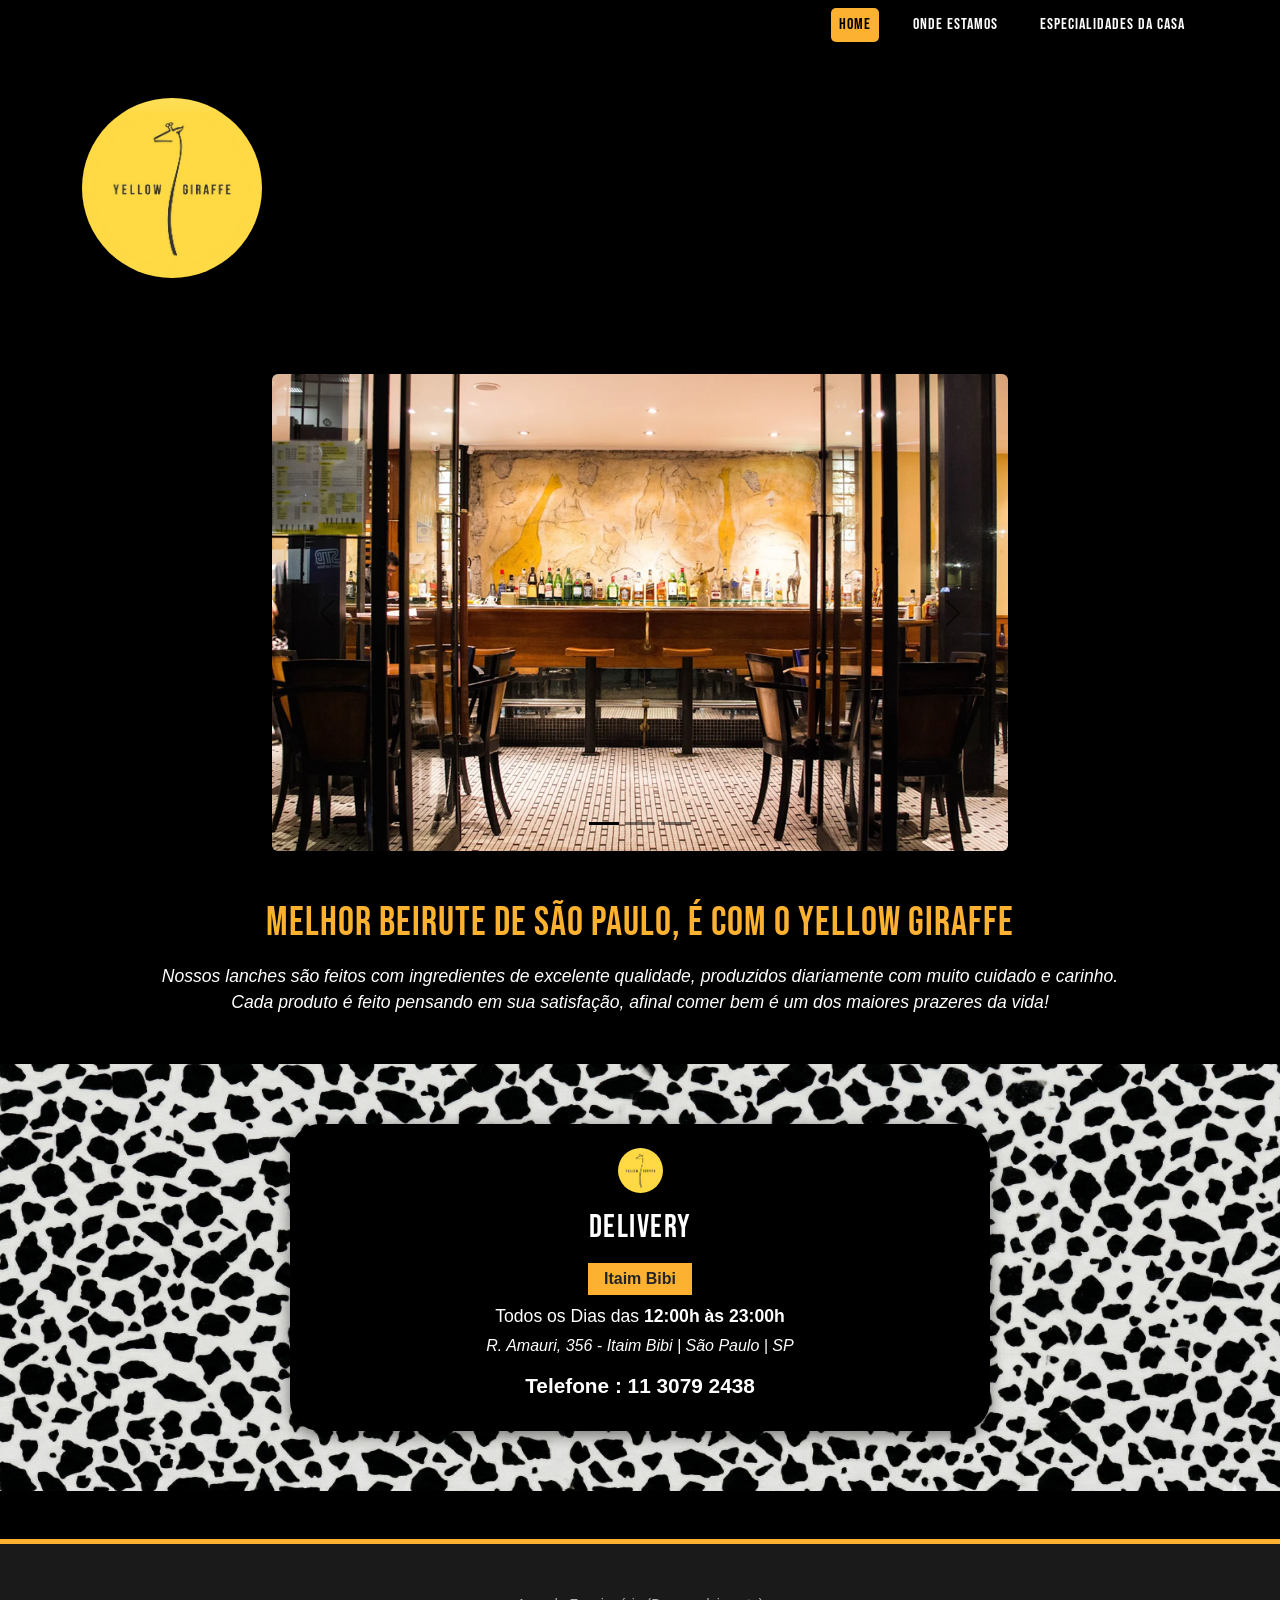
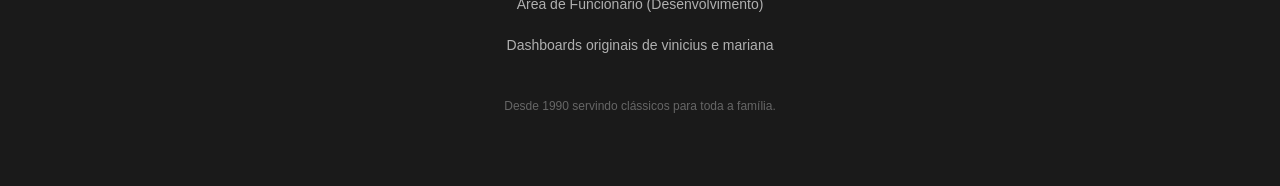
<file: index.html>
<!doctype html>
<html lang="pr-br">
  <head>
    <meta charset="utf-8">
    <meta name="viewport" content="width=device-width, initial-scale=1">
    <title>Yellow Giraffe</title>

    <!-- --------------------------------------------LINKS DOS BOOTSTRAP-------------------------------------------- -->
     
    <link href="https://cdn.jsdelivr.net/npm/bootstrap@5.2.3/dist/css/bootstrap.min.css" rel="stylesheet" integrity="sha384-rbsA2VBKQhggwzxH7pPCaAqO46MgnOM80zW1RWuH61DGLwZJEdK2Kadq2F9CUG65" crossorigin="anonymous">

    <script src="https://cdn.jsdelivr.net/npm/@popperjs/core@2.11.6/dist/umd/popper.min.js" integrity="sha384-oBqDVmMz9ATKxIep9tiCxS/Z9fNfEXiDAYTujMAeBAsjFuCZSmKbSSUnQlmh/jp3" crossorigin="anonymous"></script>
    <script src="https://cdn.jsdelivr.net/npm/bootstrap@5.2.3/dist/js/bootstrap.min.js" integrity="sha384-cuYeSxntonz0PPNlHhBs68uyIAVpIIOZZ5JqeqvYYIcEL727kskC66kF92t6Xl2V" crossorigin="anonymous"></script>

    <!-- ----------------------------------------------------------------------------------------------------------- -->

    <link rel="stylesheet" href="style.css">
    <link rel="preconnect" href="https://fonts.googleapis.com">
    <link rel="preconnect" href="https://fonts.gstatic.com" crossorigin>
    
    <link href="https://fonts.googleapis.com/css2?family=Bebas+Neue&display=swap" rel="stylesheet">

    <link rel="icon" type="image/x-icon" href="yellowgiraffelogo.jpg">
    
  </head>
  <body>
    <script src="https://cdn.jsdelivr.net/npm/bootstrap@5.2.3/dist/js/bootstrap.bundle.min.js" integrity="sha384-kenU1KFdBIe4zVF0s0G1M5b4hcpxyD9F7jL+jjXkk+Q2h455rYXK/7HAuoJl+0I4" crossorigin="anonymous"></script>

    <!-- --------------------------------------------  NAVBAR  -------------------------------------------- -->
    <nav class="navbar navbar-expand-lg bg-transparent navbar-dark pt-2 px-4"> 
  <div class="container">

    <a class="navbar-brand" href="#"></a>

    <button class="navbar-toggler" type="button" data-bs-toggle="collapse" data-bs-target="#navbarNav" aria-controls="navbarNav" aria-expanded="false" aria-label="Toggle navigation">
      <span class="navbar-toggler-icon"></span>
    </button>
    <div class="collapse navbar-collapse" id="navbarNav">
      <ul class="navbar-nav ms-auto align-items-center gap-3">
        <li class="nav-item">
          <a class="nav-link active" aria-current="page" href="#">HOME</a>
        </li>
        <li class="nav-item">
          <a class="nav-link" href="ondeEstamos.html">ONDE ESTAMOS </a>
        </li>
        <li class="nav-item">
          <a class="nav-link" href="principaisOp.html">ESPECIALIDADES DA CASA</a>
        </li>
      </ul>
    </div>
  </div>
</nav>
  <!-- ----------------------------------------------------------------------------------------------------------- -->
  <div class="container">
    <img src="./imgs/yellowgiraffelogo.jpg" alt="Logo Yellow Giraffe" width="180" height="180" class="rounded-circle mt-5 mb-4">
  </div>

  <br><br><br>

  <div class="container mb-5"> 
  
  <div class="row justify-content-center">
    
    <div class="col-12 col-md-8">
      <!-- --------------------------------------------  CAROUSEL  -------------------------------------------- -->
      <div id="carouselExampleDark" class="carousel carousel-dark slide" data-bs-ride="carousel">
        <div class="carousel-indicators">
          <button type="button" data-bs-target="#carouselExampleDark" data-bs-slide-to="0" class="active" aria-current="true" aria-label="Slide 1"></button>
          <button type="button" data-bs-target="#carouselExampleDark" data-bs-slide-to="1" aria-label="Slide 2"></button>
          <button type="button" data-bs-target="#carouselExampleDark" data-bs-slide-to="2" aria-label="Slide 3"></button>
        </div>
        
        <div class="carousel-inner">
          <div class="carousel-item active" data-bs-interval="10000">
            <img src="./imgs/slide1.png" class="d-block w-100 rounded" alt="Primeiro slide">
            <div class="carousel-caption d-none d-md-block">
              <h5></h5>
              <p></p>
            </div>
          </div>
          
          <div class="carousel-item" data-bs-interval="2000">
            <img src="./imgs/slide3.png" class="d-block w-100 rounded" alt="Segundo slide">
            <div class="carousel-caption d-none d-md-block">
              <h5></h5>
              <p></p>
            </div>
          </div>
          
          <div class="carousel-item">
            <img src="./imgs/slide2.png" class="d-block w-100 rounded" alt="Terceiro slide">
            <div class="carousel-caption d-none d-md-block">
              <h5></h5>
              <p></p>
            </div>
          </div>
        </div>
        
        <button class="carousel-control-prev" type="button" data-bs-target="#carouselExampleDark" data-bs-slide="prev">
          <span class="carousel-control-prev-icon" aria-hidden="true"></span>
          <span class="visually-hidden">Previous</span>
        </button>
        <button class="carousel-control-next" type="button" data-bs-target="#carouselExampleDark" data-bs-slide="next">
          <span class="carousel-control-next-icon" aria-hidden="true"></span>
          <span class="visually-hidden">Next</span>
        </button>
      </div>
      </div>
  </div>
</div>
<!-- ----------------------------------------------------------------------------------------------------------- -->


<div class="container text-center my-5">
  <h2 class="yellow-titulo">MELHOR BEIRUTE DE SÃO PAULO, É COM O YELLOW GIRAFFE</h2>
  <p class="yellow-text mt-3">Nossos lanches são feitos com ingredientes de excelente qualidade, produzidos diariamente com muito cuidado e carinho.<br>
      Cada produto é feito pensando em sua satisfação, afinal comer bem é um dos maiores prazeres da vida!</p>
</div>

<div class="container-fluid px-0 mb-5 banner-manchas">
  <div class="container bg-black p-4 p-md-4 text-center caixa-info" style="border-radius: 30px;">
  <img src="./imgs/yellowgiraffelogo.jpg" alt="Instagram" width="45" class="mb-3 rounded-circle">
  <h4 class="text-white mb-3 titulo-delivery">DELIVERY</h4>
  <span class="text-dark fw-bold px-3 py-1 mb-2 d-inline-block selo-itaimbibi">Itaim Bibi</span>
  <p class="text-white mb-1 texto-horario">Todos os Dias das <span class="fw-bold">12:00h às 23:00h</span></p>
  <p class="text-white mb-3 texto-endereco">R. Amauri, 356 - Itaim Bibi | São Paulo | SP</p>
  <h5 class="text-white fw-bold texto-telefone">Telefone : 11 3079 2438</h5>
</div>
</div>

<!-- --------------------------------------------  RODAPE  -------------------------------------------- -->

<footer>
  <div class="footer-links">
    <a href="login.html">Area de Funcionário (Desenvolvimento)</a>
  </div>

  <div class="footer-links">
    <a href="dashOriginal.html">Dashboards originais de vinicius e mariana</a>
  </div>

  <div class="footer-bottom">
    <p class="copyright">Desde 1990 servindo clássicos para toda a família.</p>
  </div>
</footer>

  </body>
</html>
<!-- ----------------------------------------------------------------------------------------------------------- -->
</file>
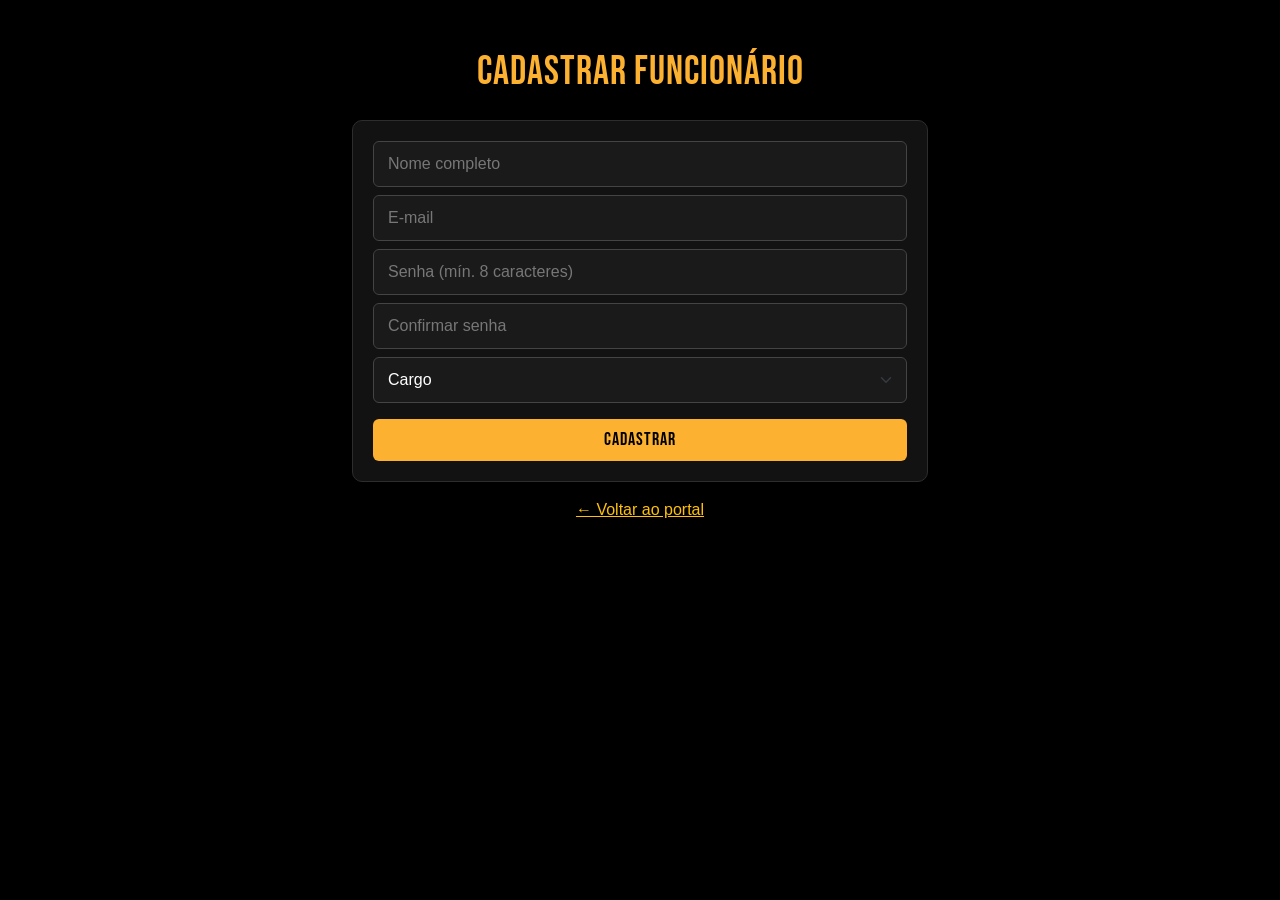
<file: cadastro.html>
<!doctype html>
<html lang="pt-br">
<head>
  <meta charset="utf-8">
  <meta name="viewport" content="width=device-width, initial-scale=1">
  <title>Yellow Giraffe - Cadastro</title>
  <link href="https://cdn.jsdelivr.net/npm/bootstrap@5.2.3/dist/css/bootstrap.min.css" rel="stylesheet">
  <link href="https://fonts.googleapis.com/css2?family=Bebas+Neue&display=swap" rel="stylesheet">
  <link rel="stylesheet" href="style.css">
</head>
<body>
  <div class="container my-5" style="max-width:600px">
    <h1 class="yellow-titulo text-center mb-4">CADASTRAR FUNCIONÁRIO</h1>

    <form id="formCadastro" class="form-custom">
      <input type="text"     id="nome"     class="form-control mb-2" placeholder="Nome completo" required>
      <input type="email"    id="email"    class="form-control mb-2" placeholder="E-mail" required>
      <input type="password" id="senha"    class="form-control mb-2" placeholder="Senha (mín. 8 caracteres)" minlength="8" required>
      <input type="password" id="senha2"   class="form-control mb-2" placeholder="Confirmar senha" required>
      <select id="cargo" class="form-select mb-3" required>
        <option value="">Cargo</option>
        <option value="Gerente">Gerente</option>
        <option value="Garçom">Garçom</option>
        <option value="Copeiro">Copeiro</option>
        <option value="Cozinheiro">Cozinheiro</option>
      </select>
      <div id="msg" class="small mb-2"></div>
      <button class="btn btn-yellow w-100 py-2" type="submit">CADASTRAR</button>
    </form>

    <p class="text-center mt-3"><a href="dashboard.html" class="text-warning">← Voltar ao portal</a></p>
  </div>

  <script src="cadastro.js"></script>
</body>
</html>
</file>
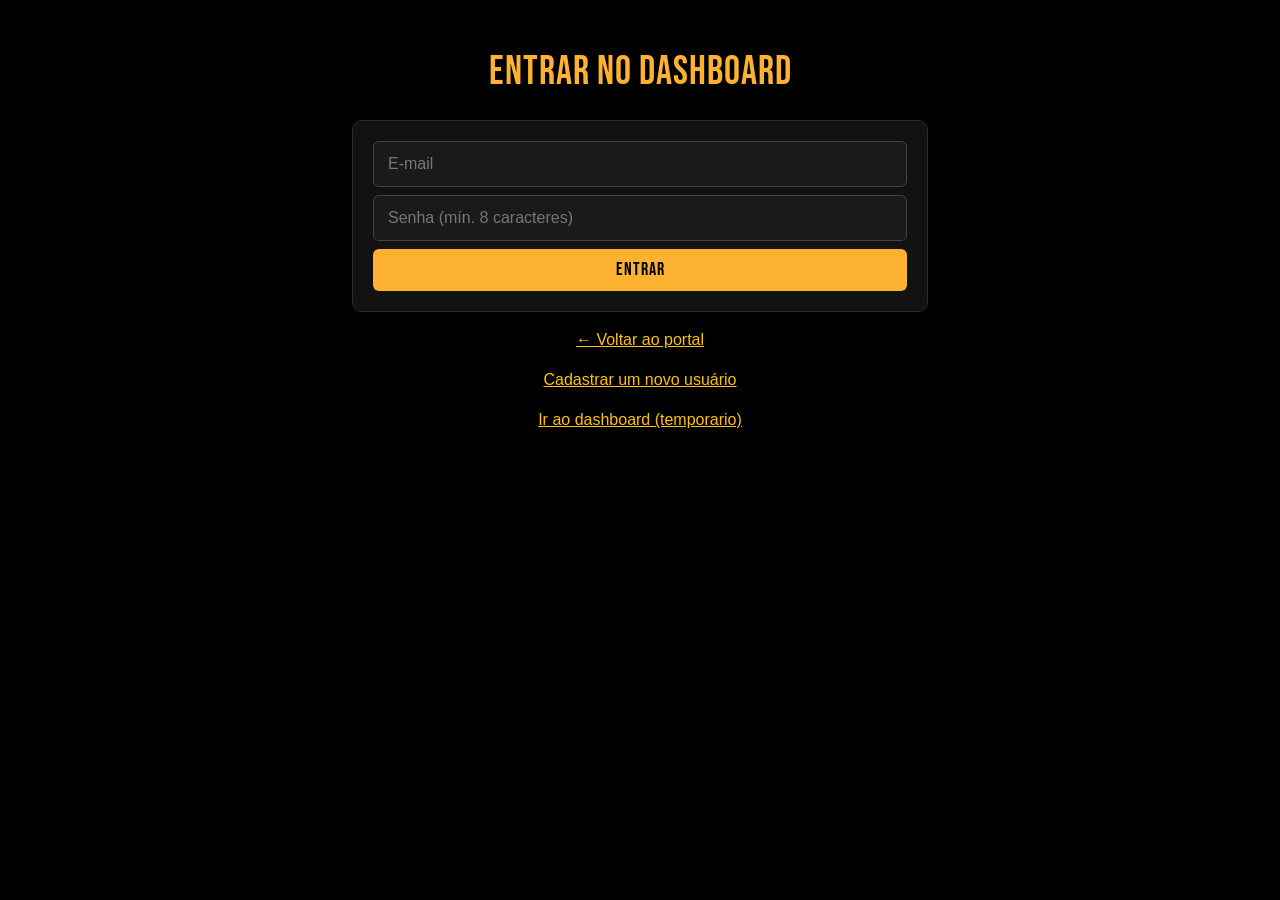
<file: dashboard.html>
<!doctype html>
<html lang="pt-br">
<head>
    <meta charset="utf-8">
    <meta name="viewport" content="width=device-width, initial-scale=1">
    <title>Yellow Giraffe - Área do Funcionário</title>

    <!-- BOOTSTRAP 5.2.3 -->
    <link href="https://cdn.jsdelivr.net/npm/bootstrap@5.2.3/dist/css/bootstrap.min.css" rel="stylesheet">

    <!-- FONTES E ESTILOS -->
    <link rel="preconnect" href="https://fonts.googleapis.com">
    <link rel="preconnect" href="https://fonts.gstatic.com" crossorigin>
    <link href="https://fonts.googleapis.com/css2?family=Bebas+Neue&display=swap" rel="stylesheet">
    <link rel="stylesheet" href="style.css">

    <link rel="icon" type="image/x-icon" href="yellowgiraffelogo.jpg">
</head>

<script>
  const token = sessionStorage.getItem('token');
  if (!token) {
    window.location.replace('login.html');
  }
</script>

<body>

    <!-- NAVBAR -->
    <nav class="navbar navbar-expand-lg bg-transparent navbar-dark pt-3 px-4"> 
        <div class="container">
            <a class="navbar-brand d-flex align-items-center gap-2" href="index.html">
                <img src="./imgs/yellowgiraffelogo.jpg" alt="Logo" width="45" height="45" class="rounded-circle">
                <span class="yellow-titulo fs-3">YELLOW GIRAFFE</span>
            </a>

            <button class="navbar-toggler" type="button" data-bs-toggle="collapse" data-bs-target="#navbarNav">
                <span class="navbar-toggler-icon"></span>
            </button>

            <div class="collapse navbar-collapse" id="navbarNav">
                <ul class="navbar-nav ms-auto align-items-center gap-2">
                    <li class="nav-item">
                        <a class="nav-link" href="index.html">HOME</a>
                    </li>
                    <li class="nav-item">
                        <a class="nav-link" href="ondeEstamos.html">ONDE ESTAMOS</a>
                    </li>
                    <li class="nav-item">
                        <a class="nav-link" href="principaisOp.html">ESPECIALIDADES DA CASA</a>
                    </li>
                </ul>

                <button id="btnSair" class="btn btn-outline-warning btn-sm ms-2">Sair</button>
            </div>
        </div>
    </nav>

    <!-- HEADER DO PORTAL -->
    <div class="container text-center my-4">
        <h1 class="yellow-titulo display-4">PORTAL DE GESTÃO INTERNA</h1>
        <p class="yellow-text">Controle operacional de ponto, estoque de insumos e equipe.</p>
    </div>

    <!-- SELETOR DE SIMULAÇÃO DE CARGO -->
    <div class="container text-center mb-3">
        <div class="d-inline-flex align-items-center gap-2 bg-dark p-2 rounded border border-secondary">
            <label class="text-white small mb-0 fw-bold">Perfil Logado:</label>
            <select id="cargoAtivo" class="form-select form-select-sm w-auto bg-black text-warning border-warning" onchange="trocarCargo(this.value)">
                <option value="Gerente">👑 Gerente</option>
                <option value="Copeiro">🍽️ Copeiro</option>
                <option value="Cozinheiro">👨‍🍳 Cozinheiro</option>
                <option value="Garçom">🧑‍💼 Garçom</option>
            </select>
        </div>
    </div>

    <!-- ABAS DE NAVEGAÇÃO INTERNA -->
    <div class="container mb-4">
        <div class="portal-tabs">
            <button class="portal-tab-btn active" onclick="mostrarTela('dashboard', this)">DASHBOARD</button>
            <button class="portal-tab-btn" onclick="mostrarTela('estoque', this)">ESTOQUE</button>
            <button class="portal-tab-btn" onclick="mostrarTela('funcionarios', this)">FUNCIONÁRIOS</button>
            <button class="portal-tab-btn" onclick="mostrarTela('controle', this)">CONTROLE DE PONTO</button>
        </div>
    </div>

    <!-- CONTEÚDO DAS TELAS -->
    <div class="container mb-5 pb-5">

        <!-- TELA: DASHBOARD -->
        <div id="dashboard" class="portal-tela ativa">
            <h3 class="yellow-titulo mb-3">VISÃO GERAL DO RESTAURANTE</h3>
            <div class="row g-3">

                <div class="col-md-4 col-sm-6">
                    <div class="card card-dark-custom p-3 text-center h-100 cursor-pointer" onclick="selecionarAba('estoque')">
                        <h4 class="card-title">📦 ESTOQUE</h4>
                        <p class="card-text mb-0">Balanço de ingredientes e insumos da cozinha</p>
                    </div>
                </div>
                <div class="col-md-4 col-sm-6">
                    <div class="card card-dark-custom p-3 text-center h-100 cursor-pointer" onclick="selecionarAba('funcionarios')">
                        <h4 class="card-title">👨‍🍳 EQUIPE</h4>
                        <p class="card-text mb-0">Gestão e cadastro de colaboradores</p>
                    </div>
                </div>

                <div class="col-md-4 col-sm-6">
                    <div class="card card-dark-custom p-3 text-center h-100 cursor-pointer" onclick="selecionarAba('controle')">
                        <h4 class="card-title">⏰ PONTO</h4>
                        <p class="card-text mb-0">Registro rápido de entrada e saída da equipe</p>
                    </div>
                </div>

            </div>
        </div>

        <!-- TELA: ESTOQUE -->
        <div id="estoque" class="portal-tela">
            <h3 class="yellow-titulo mb-3">CONTROLE DE ESTOQUE</h3>

            <!-- Indicadores -->
            <div class="row g-3 mb-4">
                <div class="col-md-4">
                    <div class="card card-dark-custom p-3 text-center">
                        <span class="text-secondary small fw-bold">TOTAL DE PRODUTOS</span>
                        <h2 class="text-white mt-2 mb-0" id="totalProdutos">0</h2>
                    </div>
                </div>
                <div class="col-md-4">
                    <div class="card card-dark-custom p-3 text-center">
                        <span class="text-secondary small fw-bold">PRODUTOS EM BAIXA</span>
                        <h2 class="text-danger mt-2 mb-0" id="baixoEstoque">0</h2>
                    </div>
                </div>
                <div class="col-md-4">
                    <div class="card card-dark-custom p-3 text-center">
                        <span class="text-secondary small fw-bold">VALOR ESTIMADO</span>
                        <h2 class="text-warning mt-2 mb-0" id="valorTotal">R$ 0,00</h2>
                    </div>
                </div>
            </div>

            <!-- Formulário -->
            <div class="form-custom mb-4">
                <h5 class="yellow-titulo mb-3">ADICIONAR NOVO ITEM AO ESTOQUE</h5>
                <div class="row g-2">
                    <div class="col-md-4">
                        <input type="text" id="produto" class="form-control" placeholder="Nome do Produto (Ex: Pão Sírio)">
                    </div>
                    <div class="col-md-2">
                        <input type="number" id="quantidade" class="form-control" placeholder="Qtd">
                    </div>
                    <div class="col-md-3">
                        <input type="number" id="preco" class="form-control" step="0.01" placeholder="Preço Unit. (R$)">
                    </div>
                    <div class="col-md-3">
                        <select id="categoria" class="form-select">
                            <option value="">Categoria</option>
                            <option value="1">Pães & Massas</option>
                            <option value="2">Carnes & Queijos</option>
                            <option value="3">Bebidas</option>
                            <option value="4">Hortifruti</option>
                            <option value="5">Embalagens</option>
                            <option value="6">Outros</option>
                        </select>

                    </div>
                    <div class="col-12 mt-3">
                        <button class="btn btn-yellow w-100 py-2" onclick="adicionarProduto()">➕ CADASTRAR PRODUTO NO ESTOQUE</button>
                    </div>
                </div>
            </div>

            <!-- Tabela -->
            <div class="table-responsive">
                <table class="table table-dark-custom w-100">
                    <thead>
                        <tr>
                            <th>Produto</th>
                            <th>Categoria</th>
                            <th>Qtd</th>
                            <th>Preço Unit.</th>
                            <th>Subtotal</th>
                            <th>Status</th>
                            <th>Ações</th>
                        </tr>
                    </thead>
                    <tbody id="tabelaProdutos"></tbody>
                </table>
            </div>
        </div>

        <!-- TELA: CONTROLE DE PONTO -->
        <div id="controle" class="portal-tela">
            <div class="d-flex justify-content-between align-items-center flex-wrap gap-2 mb-3">
                <h3 class="yellow-titulo mb-0">CONTROLE DE PONTO ELETRÔNICO</h3>
                <div id="relogio" class="relogio-box"></div>
            </div>

            <div class="form-custom mb-4">
                <div class="row g-2">
                    <div class="col-md-6">
                        <input type="text" id="nomePonto" class="form-control" placeholder="Nome completo do funcionário">
                    </div>
                    <div class="col-md-6">
                        <input type="text" id="funcaoPonto" class="form-control" placeholder="Função / Cargo">
                    </div>
                    <div class="col-md-6 mt-3">
                        <button class="btn btn-success w-100 fw-bold py-2" onclick="registrar('entrada')">🟢 REGISTRAR ENTRADA</button>
                    </div>
                    <div class="col-md-6 mt-3">
                        <button class="btn btn-danger w-100 fw-bold py-2" onclick="registrar('saida')">🔴 REGISTRAR SAÍDA</button>
                    </div>
                </div>
            </div>

            <div class="table-responsive">
                <table class="table table-dark-custom w-100">
                    <thead>
                        <tr>
                            <th>Colaborador</th>
                            <th>Função</th>
                            <th>Data</th>
                            <th>Entrada</th>
                            <th>Saída</th>
                            <th>Horas</th>
                            <th>Ação</th>
                        </tr>
                    </thead>
                    <tbody id="tabelaPonto"></tbody>
                </table>
            </div>
        </div>

        <!-- TELA: FUNCIONÁRIOS -->
        <div id="funcionarios" class="portal-tela">
            <h3 class="yellow-titulo mb-3">EQUIPE & QUADRO DE COLABORADORES</h3>

            <div class="form-custom mb-4">
                <div class="row g-2">
                    <div class="col-md-4">
                        <input type="text" id="nomeFuncionario" class="form-control" placeholder="Nome completo" required>
                    </div>
                    <div class="col-md-3">
                        <select id="cargoFuncionario" class="form-select" required>
                            <option value="">Selecione o Cargo</option>
                            <option value="Gerente">Gerente</option>
                            <option value="Copeiro">Copeiro</option>
                            <option value="Cozinheiro">Cozinheiro</option>
                            <option value="Garçom">Garçom</option>
                        </select>
                    </div>
                    <div class="col-md-3">
                        <input type="text" id="telefone" class="form-control" placeholder="Telefone / Telemóvel">
                    </div>
                    <div class="col-md-2">
                        <input type="number" id="salario" class="form-control" step="0.01" placeholder="Salário (R$)">
                    </div>
                    <div class="col-md-4 mt-2">
                        <select id="status" class="form-select">
                            <option value="Ativo">🟢 Ativo</option>
                            <option value="Desativado">🔴 Desativado</option>
                        </select>
                    </div>
                    <div class="col-md-8 mt-2">
                        <button class="btn btn-yellow w-100 py-2" onclick="cadastrarFuncionarioPainel()">➕ CADASTRAR FUNCIONÁRIO</button>
                    </div>
                </div>
            </div>

            <div class="table-responsive">
                <table class="table table-dark-custom w-100">
                    <thead>
                        <tr>
                            <th>Nome</th>
                            <th>Cargo</th>
                            <th>Telefone</th>
                            <th>Salário</th>
                            <th>Status</th>
                            <th>Ações</th>
                        </tr>
                    </thead>
                    <tbody id="tabelaFuncionarios"></tbody>
                </table>
            </div>
        </div>


    </div>

    <!-- RODAPÉ IDENTICO AO INDEX -->
    <footer>
        <div class="footer-links">
            <a href="dashOriginal.html">Dashboard original</a>
        </div>
        <div class="footer-bottom">
            <p class="copyright">Desde 1990 servindo clássicos para toda a família.</p>
        </div>
    </footer>

    <!-- BOOTSTRAP JS -->
    <script src="https://cdn.jsdelivr.net/npm/bootstrap@5.2.3/dist/js/bootstrap.bundle.min.js"></script>

    <!-- SCRIPTS DA APLICAÇÃO -->
    <script src="script.js"></script>
</body>
</html>
</file>
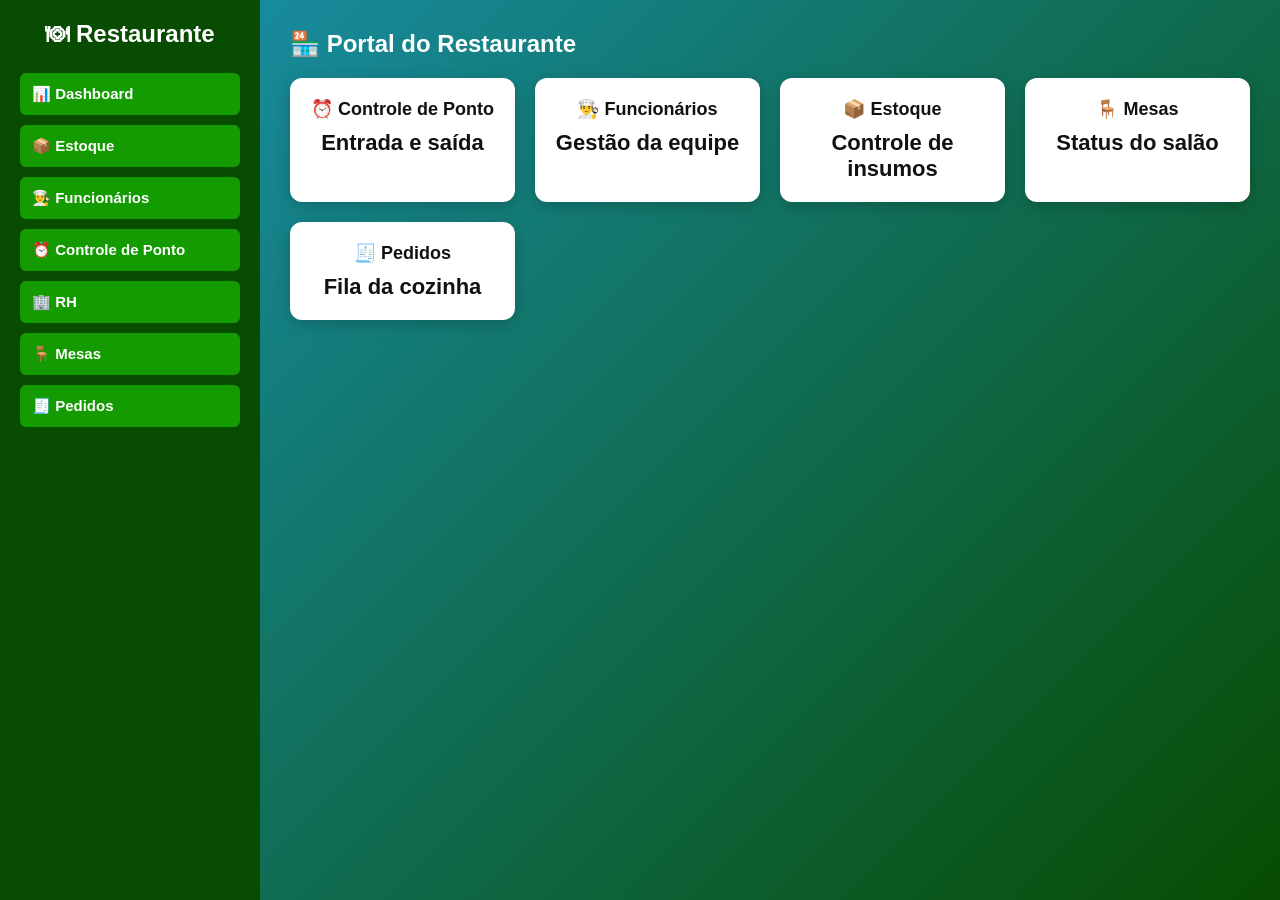
<file: dashOriginal.html>
<!DOCTYPE html>
<html lang="pt-br">
<head>
    <meta charset="UTF-8">
    <meta name="viewport" content="width=device-width, initial-scale=1.0">
    <title>Portal Restaurante</title>
    <style>
        /* RESET & BASE */
        * {
            margin: 0;
            padding: 0;
            box-sizing: border-box;
            font-family: Arial, Helvetica, sans-serif;
        }

        body {
            background: linear-gradient(135deg, #1993b2, #084c01);
            min-height: 100vh;
            display: flex;
            color: #111;
        }

        /* MENU LATERAL */
        .menu {
            width: 260px;
            background: #084c01;
            color: white;
            min-height: 100vh;
            padding: 20px;
            flex-shrink: 0;
        }

        .menu h2 {
            margin-bottom: 25px;
            text-align: center;
        }

        .menu button {
            width: 100%;
            padding: 12px;
            margin-bottom: 10px;
            border: none;
            background: #149b02;
            color: white;
            cursor: pointer;
            border-radius: 6px;
            transition: 0.3s;
            font-weight: bold;
            font-size: 15px;
            text-align: left;
        }

        .menu button:hover {
            background: #b7d304;
            color: #000;
        }

        /* ÁREA DE CONTEÚDO */
        .conteudo {
            flex: 1;
            padding: 30px;
            overflow-y: auto;
        }

        .container {
            max-width: 1200px;
            margin: 0 auto;
        }

        .tela {
            display: none;
        }

        .ativa {
            display: block;
        }

        h1 {
            color: white;
            margin-bottom: 20px;
        }

        /* CARDS */
        .cards {
            display: grid;
            grid-template-columns: repeat(auto-fit, minmax(220px, 1fr));
            gap: 20px;
            margin-bottom: 30px;
        }

        .card {
            background: white;
            color: #111;
            padding: 20px;
            border-radius: 12px;
            box-shadow: 0 4px 15px rgba(0, 0, 0, 0.2);
            transition: 0.3s;
            text-align: center;
            cursor: pointer;
        }

        .card:hover {
            transform: translateY(-5px);
            background: #f0fdf4;
        }

        .card h2 {
            font-size: 18px;
            margin-bottom: 10px;
        }

        .card p {
            font-size: 22px;
            font-weight: bold;
        }

        /* FORMULÁRIOS */
        .formulario {
            background: white;
            color: #111;
            padding: 20px;
            border-radius: 12px;
            margin-bottom: 25px;
            box-shadow: 0 4px 15px rgba(0, 0, 0, 0.2);
        }

        .form-grid {
            display: grid;
            grid-template-columns: repeat(auto-fit, minmax(200px, 1fr));
            gap: 15px;
            align-items: center;
        }

        input, select {
            width: 100%;
            padding: 12px;
            border: 1px solid #ccc;
            border-radius: 6px;
            font-size: 14px;
        }

        button {
            border: none;
            padding: 12px;
            border-radius: 6px;
            cursor: pointer;
            font-weight: bold;
            transition: 0.3s;
        }

        .btn-add {
            background: #28a745;
            color: white;
        }

        .btn-add:hover {
            background: #218838;
        }

        .btn-delete {
            background: #dc3545;
            color: white;
            padding: 6px 12px;
        }

        .btn-delete:hover {
            background: #c82333;
        }

        .btn-edit {
            background: #007bff;
            color: white;
            padding: 6px 12px;
            margin-right: 4px;
        }

        .btn-edit:hover {
            background: #0069d9;
        }

        .entrada {
            background: #0ba923;
            color: white;
        }

        .saida {
            background: #f44336;
            color: white;
        }

        /* TABELAS */
        .table-responsive {
            overflow-x: auto;
            border-radius: 10px;
            box-shadow: 0 4px 15px rgba(0, 0, 0, 0.2);
            background: white;
        }

        table {
            width: 100%;
            border-collapse: collapse;
            background: white;
            color: #111;
        }

        table th {
            background: #007bff;
            color: white;
            padding: 14px;
            font-size: 14px;
        }

        table td {
            padding: 12px;
            border-bottom: 1px solid #ddd;
            text-align: center;
            font-size: 14px;
        }

        /* BADGES DE STATUS */
        .baixo {
            background: #ffb3b3;
            color: #b30000;
            font-weight: bold;
            padding: 4px 8px;
            border-radius: 4px;
        }

        .medio {
            background: #fff3cd;
            color: #856404;
            font-weight: bold;
            padding: 4px 8px;
            border-radius: 4px;
        }

        .alto {
            background: #c3f7d0;
            color: #155724;
            font-weight: bold;
            padding: 4px 8px;
            border-radius: 4px;
        }

        #relogio {
            font-size: 18px;
            margin-bottom: 15px;
            font-weight: bold;
            color: #333;
        }

        .placeholder-text {
            color: white;
            font-size: 16px;
        }

        @media(max-width: 768px) {
            body {
                flex-direction: column;
            }
            .menu {
                width: 100%;
                min-height: auto;
            }
            .conteudo {
                padding: 15px;
            }
        }
    </style>
</head>
<body>

    <!-- MENU LATERAL -->
    <nav class="menu">
        <h2>🍽 Restaurante</h2>
        <button onclick="mostrarTela('dashboard')">📊 Dashboard</button>
        <button onclick="mostrarTela('estoque')">📦 Estoque</button>
        <button onclick="mostrarTela('funcionarios')">👨‍🍳 Funcionários</button>
        <button onclick="mostrarTela('controle')">⏰ Controle de Ponto</button>
        <button onclick="mostrarTela('rh')">🏢 RH</button>
        <button onclick="mostrarTela('mesas')">🪑 Mesas</button>
        <button onclick="mostrarTela('pedidos')">🧾 Pedidos</button>
    </nav>

    <!-- CONTEÚDO PRINCIPAL -->
    <main class="conteudo">
        <div class="container">

            <!-- TELA: DASHBOARD -->
            <section id="dashboard" class="tela ativa">
                <h1>🏪 Portal do Restaurante</h1>
                <div class="cards">
                    <div class="card" onclick="mostrarTela('controle')">
                        <h2>⏰ Controle de Ponto</h2>
                        <p>Entrada e saída</p>
                    </div>
                    <div class="card" onclick="mostrarTela('funcionarios')">
                        <h2>👨‍🍳 Funcionários</h2>
                        <p>Gestão da equipe</p>
                    </div>
                    <div class="card" onclick="mostrarTela('estoque')">
                        <h2>📦 Estoque</h2>
                        <p>Controle de insumos</p>
                    </div>
                    <div class="card" onclick="mostrarTela('mesas')">
                        <h2>🪑 Mesas</h2>
                        <p>Status do salão</p>
                    </div>
                    <div class="card" onclick="mostrarTela('pedidos')">
                        <h2>🧾 Pedidos</h2>
                        <p>Fila da cozinha</p>
                    </div>
                </div>
            </section>

            <!-- TELA: ESTOQUE -->
            <section id="estoque" class="tela">
                <h1>📦 Estoque</h1>

                <div class="cards">
                    <div class="card">
                        <h2>Total de Produtos</h2>
                        <p id="totalProdutos">0</p>
                    </div>
                    <div class="card">
                        <h2>Itens em Baixa</h2>
                        <p id="baixoEstoque" style="color: #dc3545;">0</p>
                    </div>
                    <div class="card">
                        <h2>Valor Total</h2>
                        <p id="valorTotal">R$ 0,00</p>
                    </div>
                </div>

                <div class="formulario">
                    <h3 style="margin-bottom: 15px;">Adicionar Novo Produto</h3>
                    <div class="form-grid">
                        <input type="text" id="produto" placeholder="Nome do Produto">
                        <input type="number" id="quantidade" placeholder="Quantidade">
                        <input type="number" id="preco" step="0.01" placeholder="Preço Unitário">
                        <select id="categoria">
                            <option value="">Selecione a Categoria</option>
                            <option>Bebidas</option>
                            <option>Carnes</option>
                            <option>Massas</option>
                            <option>Hortifruti</option>
                            <option>Limpeza</option>
                            <option>Outros</option>
                        </select>
                        <button class="btn-add" onclick="adicionarProduto()">➕ Adicionar Produto</button>
                    </div>
                </div>

                <div class="table-responsive">
                    <table>
                        <thead>
                            <tr>
                                <th>Produto</th>
                                <th>Categoria</th>
                                <th>Quantidade</th>
                                <th>Preço Unit.</th>
                                <th>Total</th>
                                <th>Status</th>
                                <th>Ações</th>
                            </tr>
                        </thead>
                        <tbody id="tabelaProdutos"></tbody>
                    </table>
                </div>
            </section>

            <!-- TELA: CONTROLE DE PONTO -->
            <section id="controle" class="tela">
                <h1>⏰ Controle de Ponto</h1>

                <div class="formulario">
                    <div id="relogio"></div>
                    <div class="form-grid">
                        <input type="text" id="nomePonto" placeholder="Nome do funcionário">
                        <input type="text" id="funcaoPonto" placeholder="Função">
                        <button class="entrada" onclick="registrarPonto('entrada')">🟢 Registrar Entrada</button>
                        <button class="saida" onclick="registrarPonto('saida')">🔴 Registrar Saída</button>
                    </div>
                </div>

                <div class="table-responsive">
                    <table>
                        <thead>
                            <tr>
                                <th>Nome</th>
                                <th>Função</th>
                                <th>Data</th>
                                <th>Entrada</th>
                                <th>Saída</th>
                                <th>Total (Horas)</th>
                                <th>Ação</th>
                            </tr>
                        </thead>
                        <tbody id="tabelaPonto"></tbody>
                    </table>
                </div>
            </section>

            <!-- TELA: FUNCIONÁRIOS -->
            <section id="funcionarios" class="tela">
                <h1>👨‍🍳 Cadastro de Funcionários</h1>

                <div class="formulario">
                    <div class="form-grid">
                        <input type="text" id="nomeFuncionario" placeholder="Nome">
                        <input type="text" id="cargo" placeholder="Cargo">
                        <input type="text" id="telefone" placeholder="Telefone">
                        <input type="number" id="salario" step="0.01" placeholder="Salário">
                        <select id="status">
                            <option value="Ativo">✔️ Ativo</option>
                            <option value="Desativado">❌ Desativado</option>
                        </select>
                        <button class="btn-add" onclick="cadastrarFuncionario()">➕ Cadastrar</button>
                    </div>
                </div>

                <div class="table-responsive">
                    <table>
                        <thead>
                            <tr>
                                <th>Nome</th>
                                <th>Cargo</th>
                                <th>Telefone</th>
                                <th>Salário</th>
                                <th>Status</th>
                                <th>Ações</th>
                            </tr>
                        </thead>
                        <tbody id="tabelaFuncionarios"></tbody>
                    </table>
                </div>
            </section>

            <!-- TELAS EM CONSTRUÇÃO -->
            <section id="rh" class="tela">
                <h1>🏢 RH</h1>
                <p class="placeholder-text">Área de Recursos Humanos em desenvolvimento.</p>
            </section>

            <section id="mesas" class="tela">
                <h1>🪑 Controle de Mesas</h1>
                <p class="placeholder-text">Área de mesas em desenvolvimento.</p>
            </section>

            <section id="pedidos" class="tela">
                <h1>🧾 Pedidos</h1>
                <p class="placeholder-text">Área de pedidos em desenvolvimento.</p>
            </section>

        </div>
    </main>

    <script>
        /* NAVEGAÇÃO */
        function mostrarTela(id) {
            document.querySelectorAll(".tela").forEach(tela => tela.classList.remove("ativa"));
            const destino = document.getElementById(id);
            if (destino) destino.classList.add("ativa");
        }

        /* RELÓGIO */
        function atualizarRelogio() {
            const agora = new Date();
            const relogio = document.getElementById("relogio");
            if (relogio) {
                relogio.innerText = `📅 ${agora.toLocaleDateString()} • ⏰ ${agora.toLocaleTimeString()}`;
            }
        }
        setInterval(atualizarRelogio, 1000);
        atualizarRelogio();

        /* CONTROLE DE PONTO */
        let registrosPonto = JSON.parse(localStorage.getItem("ponto")) || [];

        function registrarPonto(tipo) {
            const nome = document.getElementById("nomePonto").value.trim();
            const funcao = document.getElementById("funcaoPonto").value.trim() || "Geral";

            if (!nome) {
                alert("Informe o nome do funcionário!");
                return;
            }

            const agora = new Date();
            const dataAtual = agora.toLocaleDateString();
            const horaAtual = agora.toLocaleTimeString();

            if (tipo === "entrada") {
                registrosPonto.push({ nome, funcao, data: dataAtual, entrada: horaAtual, saida: "", total: "" });
            } else if (tipo === "saida") {
                let encontrado = false;
                for (let i = registrosPonto.length - 1; i >= 0; i--) {
                    if (registrosPonto[i].nome.toLowerCase() === nome.toLowerCase() && !registrosPonto[i].saida) {
                        registrosPonto[i].saida = horaAtual;
                        registrosPonto[i].total = calcularHoras(registrosPonto[i].entrada, horaAtual);
                        encontrado = true;
                        break;
                    }
                }
                if (!encontrado) {
                    alert("Nenhum registro de entrada aberto encontrado para este colaborador.");
                    return;
                }
            }

            localStorage.setItem("ponto", JSON.stringify(registrosPonto));
            renderizarPonto();
        }

        function calcularHoras(entrada, saida) {
            const [h1, m1, s1] = entrada.split(":").map(Number);
            const [h2, m2, s2] = saida.split(":").map(Number);
            const inicio = new Date(0, 0, 0, h1, m1, s1);
            const fim = new Date(0, 0, 0, h2, m2, s2);
            return ((fim - inicio) / 1000 / 60 / 60).toFixed(2) + "h";
        }

        function deletarPonto(index) {
            registrosPonto.splice(index, 1);
            localStorage.setItem("ponto", JSON.stringify(registrosPonto));
            renderizarPonto();
        }

        function renderizarPonto() {
            const tabela = document.getElementById("tabelaPonto");
            tabela.innerHTML = "";

            if (registrosPonto.length === 0) {
                tabela.innerHTML = `<tr><td colspan="7">Nenhum ponto registrado hoje.</td></tr>`;
                return;
            }

            registrosPonto.forEach((r, i) => {
                tabela.innerHTML += `
                    <tr>
                        <td>${r.nome}</td>
                        <td>${r.funcao}</td>
                        <td>${r.data}</td>
                        <td>${r.entrada}</td>
                        <td>${r.saida || '<span class="medio">Em aberto</span>'}</td>
                        <td>${r.total || '-'}</td>
                        <td><button class="btn-delete" onclick="deletarPonto(${i})">Excluir</button></td>
                    </tr>
                `;
            });
        }

        /* FUNCIONÁRIOS */
        let funcionarios = JSON.parse(localStorage.getItem("funcionarios")) || [];

        function cadastrarFuncionario() {
            const nome = document.getElementById("nomeFuncionario").value.trim();
            const cargo = document.getElementById("cargo").value.trim();
            const telefone = document.getElementById("telefone").value.trim();
            const salario = document.getElementById("salario").value;
            const status = document.getElementById("status").value;

            if (!nome || !cargo || !telefone || !salario) {
                alert("Preencha todos os campos do funcionário!");
                return;
            }

            funcionarios.push({
                nome,
                cargo,
                telefone,
                salario: Number(salario),
                status
            });

            localStorage.setItem("funcionarios", JSON.stringify(funcionarios));
            limparFormFuncionario();
            renderizarFuncionarios();
        }

        function limparFormFuncionario() {
            document.getElementById("nomeFuncionario").value = "";
            document.getElementById("cargo").value = "";
            document.getElementById("telefone").value = "";
            document.getElementById("salario").value = "";
            document.getElementById("status").value = "Ativo";
        }

        function deletarFuncionario(index) {
            if (confirm("Deseja remover este colaborador?")) {
                funcionarios.splice(index, 1);
                localStorage.setItem("funcionarios", JSON.stringify(funcionarios));
                renderizarFuncionarios();
            }
        }

        function renderizarFuncionarios() {
            const tabela = document.getElementById("tabelaFuncionarios");
            tabela.innerHTML = "";

            if (funcionarios.length === 0) {
                tabela.innerHTML = `<tr><td colspan="6">Nenhum funcionário cadastrado.</td></tr>`;
                return;
            }

            funcionarios.forEach((f, i) => {
                const statusBadge = f.status === "Ativo" ? `<span class="alto">Ativo</span>` : `<span class="baixo">Desativado</span>`;
                tabela.innerHTML += `
                    <tr>
                        <td>${f.nome}</td>
                        <td>${f.cargo}</td>
                        <td>${f.telefone}</td>
                        <td>R$ ${Number(f.salario).toFixed(2)}</td>
                        <td>${statusBadge}</td>
                        <td><button class="btn-delete" onclick="deletarFuncionario(${i})">Excluir</button></td>
                    </tr>
                `;
            });
        }

        /* ESTOQUE */
        let estoque = JSON.parse(localStorage.getItem("estoque")) || [];

        function adicionarProduto() {
            const produto = document.getElementById("produto").value.trim();
            const quantidade = document.getElementById("quantidade").value;
            const preco = document.getElementById("preco").value;
            const categoria = document.getElementById("categoria").value;

            if (!produto || !quantidade || !categoria) {
                alert("Preencha ao menos o nome, quantidade e categoria!");
                return;
            }

            estoque.push({
                produto,
                quantidade: Number(quantidade),
                preco: Number(preco) || 0,
                categoria
            });

            localStorage.setItem("estoque", JSON.stringify(estoque));
            limparFormEstoque();
            renderizarEstoque();
        }

        function limparFormEstoque() {
            document.getElementById("produto").value = "";
            document.getElementById("quantidade").value = "";
            document.getElementById("preco").value = "";
            document.getElementById("categoria").value = "";
        }

        function getStatusEstoque(qtd) {
            if (qtd <= 5) return `<span class="baixo">BAIXO</span>`;
            if (qtd <= 15) return `<span class="medio">MÉDIO</span>`;
            return `<span class="alto">ALTO</span>`;
        }

        function renderizarEstoque() {
            const tabela = document.getElementById("tabelaProdutos");
            tabela.innerHTML = "";

            let baixo = 0;
            let totalSoma = 0;

            if (estoque.length === 0) {
                tabela.innerHTML = `<tr><td colspan="7">Nenhum produto em estoque.</td></tr>`;
            }

            estoque.forEach((item, index) => {
                if (item.quantidade <= 5) baixo++;
                const subtotal = item.quantidade * item.preco;
                totalSoma += subtotal;

                tabela.innerHTML += `
                    <tr>
                        <td>${item.produto}</td>
                        <td>${item.categoria}</td>
                        <td>${item.quantidade}</td>
                        <td>R$ ${item.preco.toFixed(2)}</td>
                        <td>R$ ${subtotal.toFixed(2)}</td>
                        <td>${getStatusEstoque(item.quantidade)}</td>
                        <td>
                            <button class="btn-edit" onclick="editarProduto(${index})">✏️</button>
                            <button class="btn-delete" onclick="deletarProduto(${index})">🗑️</button>
                        </td>
                    </tr>
                `;
            });

            document.getElementById("totalProdutos").innerText = estoque.length;
            document.getElementById("baixoEstoque").innerText = baixo;
            document.getElementById("valorTotal").innerText = `R$ ${totalSoma.toFixed(2)}`;
        }

        function deletarProduto(index) {
            if (confirm("Deseja remover este produto?")) {
                estoque.splice(index, 1);
                localStorage.setItem("estoque", JSON.stringify(estoque));
                renderizarEstoque();
            }
        }

        function editarProduto(index) {
            const item = estoque[index];
            const novoNome = prompt("Nome do produto:", item.produto);
            const novaQtd = prompt("Quantidade:", item.quantidade);
            const novoPreco = prompt("Preço Unitário (R$):", item.preco);

            if (novoNome !== null && novaQtd !== null && novoPreco !== null) {
                estoque[index].produto = novoNome.trim();
                estoque[index].quantidade = Number(novaQtd) || 0;
                estoque[index].preco = Number(novoPreco) || 0;

                localStorage.setItem("estoque", JSON.stringify(estoque));
                renderizarEstoque();
            }
        }

        /* INICIALIZAÇÃO */
        renderizarPonto();
        renderizarFuncionarios();
        renderizarEstoque();
    </script>
</body>
</html>
</file>
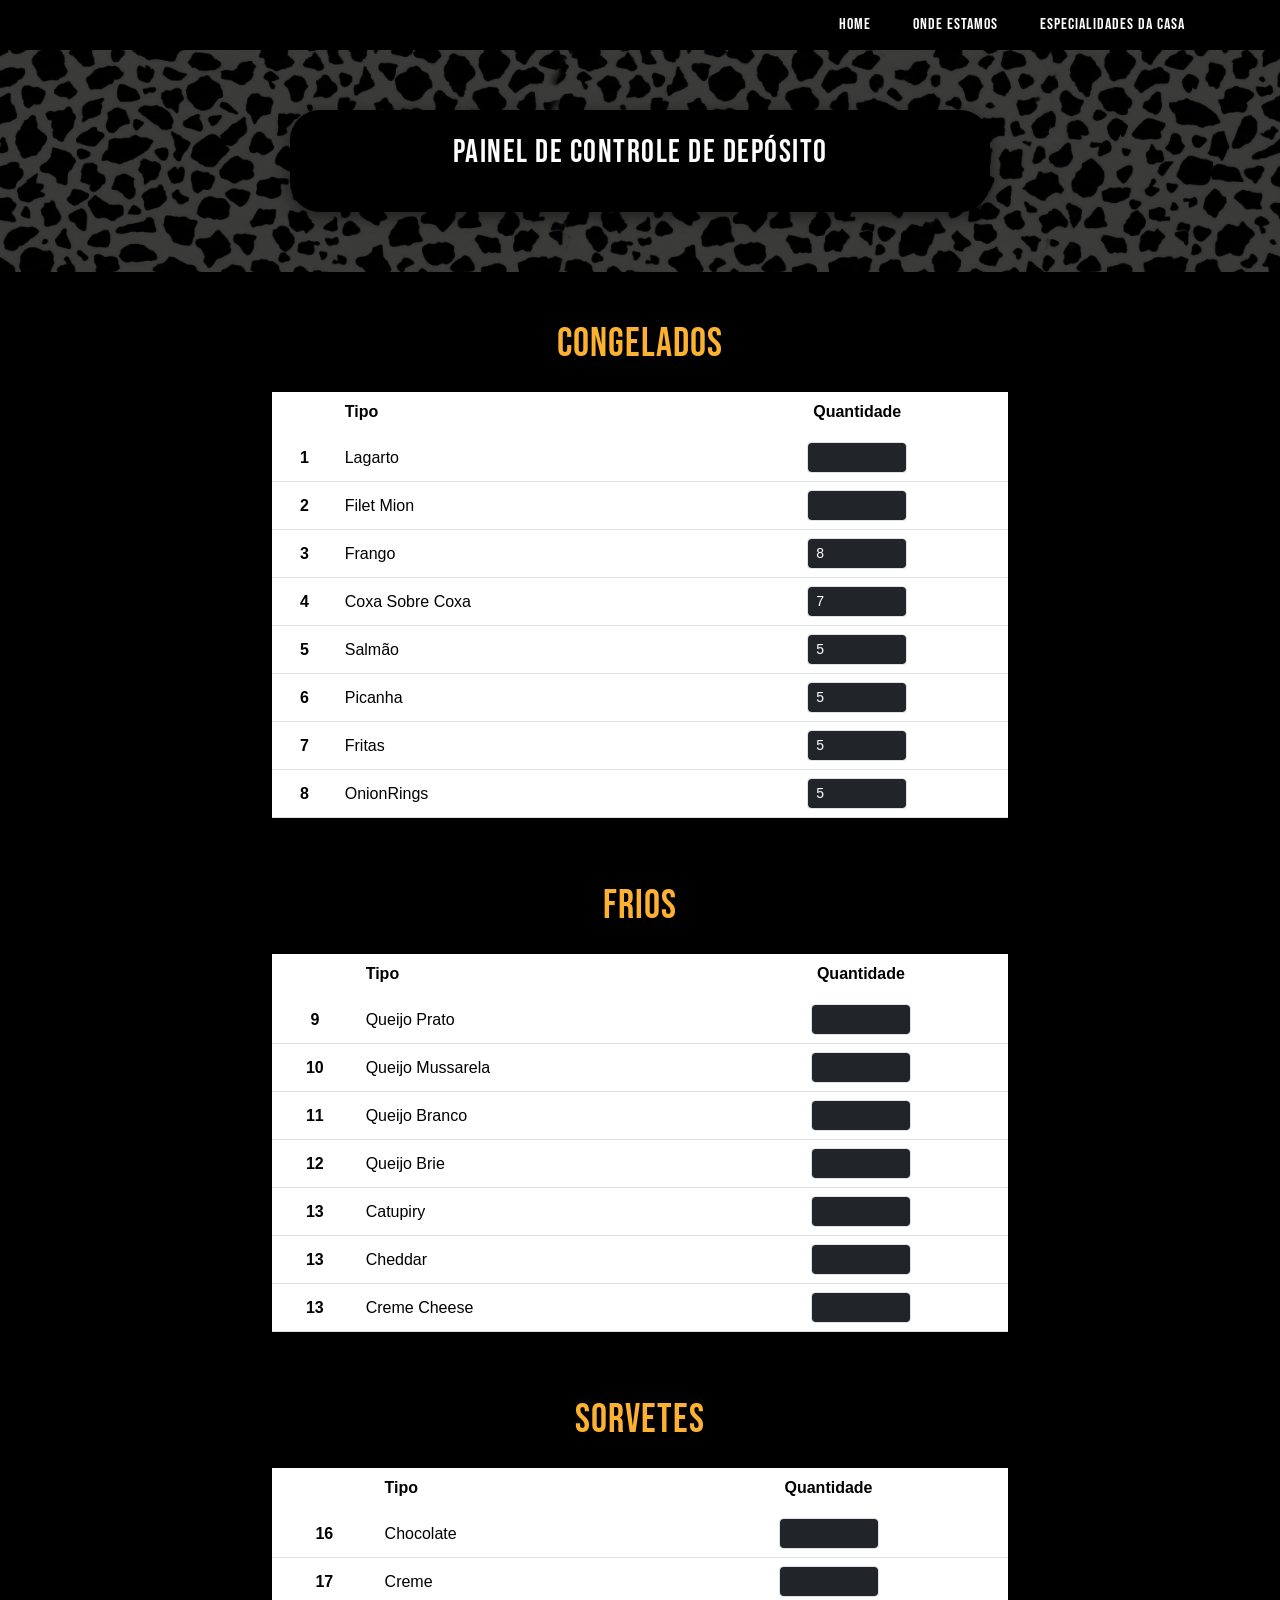
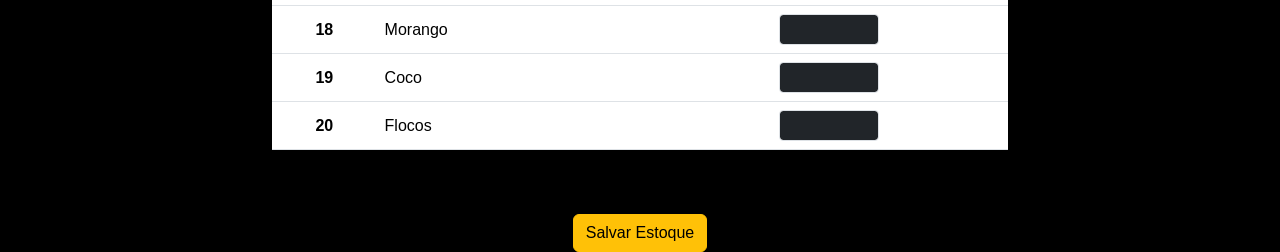
<file: deposito.html>
<!DOCTYPE html>
<html lang="pt-BR">
<head>
    <meta charset="UTF-8">
    <meta name="viewport" content="width=device-width, initial-scale=1.0">
    <title>Deposito</title>

    <!-- --------------------------------------------LINKS DOS BOOTSTRAP-------------------------------------------- -->
     
    <link href="https://cdn.jsdelivr.net/npm/bootstrap@5.2.3/dist/css/bootstrap.min.css" rel="stylesheet" integrity="sha384-rbsA2VBKQhggwzxH7pPCaAqO46MgnOM80zW1RWuH61DGLwZJEdK2Kadq2F9CUG65" crossorigin="anonymous">

    <script src="https://cdn.jsdelivr.net/npm/@popperjs/core@2.11.6/dist/umd/popper.min.js" integrity="sha384-oBqDVmMz9ATKxIep9tiCxS/Z9fNfEXiDAYTujMAeBAsjFuCZSmKbSSUnQlmh/jp3" crossorigin="anonymous"></script>
    <script src="https://cdn.jsdelivr.net/npm/bootstrap@5.2.3/dist/js/bootstrap.min.js" integrity="sha384-cuYeSxntonz0PPNlHhBs68uyIAVpIIOZZ5JqeqvYYIcEL727kskC66kF92t6Xl2V" crossorigin="anonymous"></script>

    <!-- ----------------------------------------------------------------------------------------------------------- -->

    <link rel="stylesheet" href="style.css">
    <link rel="preconnect" href="https://fonts.googleapis.com">
    <link rel="preconnect" href="https://fonts.gstatic.com" crossorigin>
    
    <link href="https://fonts.googleapis.com/css2?family=Bebas+Neue&display=swap" rel="stylesheet">

    <link rel="icon" type="image/x-icon" href="yellowgiraffelogo.jpg">
</head>
<body>
    <script src="https://cdn.jsdelivr.net/npm/bootstrap@5.2.3/dist/js/bootstrap.bundle.min.js" integrity="sha384-kenU1KFdBIe4zVF0s0G1M5b4hcpxyD9F7jL+jjXkk+Q2h455rYXK/7HAuoJl+0I4" crossorigin="anonymous"></script>

    <!-- --------------------------------------------  NAVBAR  -------------------------------------------- -->
    <nav class="navbar navbar-expand-lg bg-transparent navbar-dark pt-2 px-4"> 
  <div class="container">

    <a class="navbar-brand" href="#"></a>

    <button class="navbar-toggler" type="button" data-bs-toggle="collapse" data-bs-target="#navbarNav" aria-controls="navbarNav" aria-expanded="false" aria-label="Toggle navigation">
      <span class="navbar-toggler-icon"></span>
    </button>
    <div class="collapse navbar-collapse" id="navbarNav">
      <ul class="navbar-nav ms-auto align-items-center gap-3">
        <li class="nav-item">
          <a class="nav-link" aria-current="page" href="index.html">HOME</a>
        </li>
        <li class="nav-item">
          <a class="nav-link" href="ondeEstamos.html">ONDE ESTAMOS </a>
        </li>
        <li class="nav-item">
          <a class="nav-link" href="principaisOp.html">ESPECIALIDADES DA CASA</a>
        </li>
      </ul>
    </div>
  </div>
</nav>
  <!-- ----------------------------------------------------------------------------------------------------------- -->

  <div class="container-fluid px-0 mb-5 banner-manchas-deposito">
  <div class="container bg-black p-4 p-md-4 text-center caixa-info" style="border-radius: 30px;">
  <h4 class="text-white mb-3 titulo-delivery">Painel de Controle de Depósito</h4>
  </div>
</div>

<!-- --------------------------------------------  Tabela de Congelados  -------------------------------------------- -->
 <div class="container my-5">
  <div class="row justify-content-center">
    <div class="col-12 col-md-8">
      
      <h2 class="yellow-titulo text-center mb-4">CONGELADOS</h2>
      
      <table class="table text-white align-middle">
        <thead>
          <tr>
            <th scope="col" class="text-center"></th>
            <th scope="col">Tipo</th>
            <th scope="col" class="text-center">Quantidade</th>
          </tr>
        </thead>
        <tbody class="table-group-divider">
          
          <tr>
            <th scope="row" class="text-center">1</th>
            <td class="text">Lagarto</td>
            <td>
              <input type="number" id="qtde-lagarto" class="form-control form-control-sm bg-dark text-white mx-auto" style="max-width: 100px;" >
            </td>
          </tr>
          
          <tr>
            <th scope="row" class="text-center">2</th>
            <td class="text">Filet Mion</td>
            <td>
              <input type="number" id="qtde-filet" class="form-control form-control-sm bg-dark text-white mx-auto" style="max-width: 100px;" >
            </td>
          </tr>
          
          <tr>
            <th scope="row" class="text-center">3</th>
            <td class="text">Frango</td>
            <td>
              <input type="number" id="qtde-frango" class="form-control form-control-sm bg-dark text-white mx-auto" style="max-width: 100px;" value="8">
            </td>
          </tr>
          
          <tr>
            <th scope="row" class="text-center">4</th>
            <td class="text">Coxa Sobre Coxa</td>
            <td>
              <input type="number" id="qtde-coxa" class="form-control form-control-sm bg-dark text-white mx-auto" style="max-width: 100px;" value="7">
            </td>
          </tr>
          
          <tr>
            <th scope="row" class="text-center">5</th>
            <td class="text">Salmão</td>
            <td>
              <input type="number" id="qtde-salmao" class="form-control form-control-sm bg-dark text-white mx-auto" style="max-width: 100px;" value="5">
            </td>
          </tr>
          
          <tr>
            <th scope="row" class="text-center">6</th>
            <td class="text">Picanha</td>
            <td>
              <input type="number" id="qtde-picanha" class="form-control form-control-sm bg-dark text-white mx-auto" style="max-width: 100px;" value="5">
            </td>
          </tr>

          <tr>
            <th scope="row" class="text-center">7</th>
            <td class="text">Fritas</td>
            <td>
              <input type="number" id="qtde-fritas" class="form-control form-control-sm bg-dark text-white mx-auto" style="max-width: 100px;" value="5">
            </td>
          </tr>

          <tr>
            <th scope="row" class="text-center">8</th>
            <td class="text">OnionRings</td>
            <td>
              <input type="number" id="qtde-onionrings" class="form-control form-control-sm bg-dark text-white mx-auto" style="max-width: 100px;" value="5">
            </td>
          </tr>

        </tbody>
      </table>

    </div>
  </div>
</div>

<!-- --------------------------------------------  Tabela de Frios  -------------------------------------------- -->
 <div class="container my-5">
  <div class="row justify-content-center">
    <div class="col-12 col-md-8">
      
      <h2 class="yellow-titulo text-center mb-4">Frios</h2>
      
      <table class="table text-white align-middle">
        <thead>
          <tr>
            <th scope="col" class="text-center"></th>
            <th scope="col">Tipo</th>
            <th scope="col" class="text-center">Quantidade</th>
          </tr>
        </thead>
        <tbody class="table-group-divider">
          
          <tr>
            <th scope="row" class="text-center">9</th>
            <td class="text">Queijo Prato</td>
            <td>
              <input type="number" id="qtde-prata" class="form-control form-control-sm bg-dark text-white mx-auto" style="max-width: 100px;" >
            </td>
          </tr>
          
          <tr>
            <th scope="row" class="text-center">10</th>
            <td class="text">Queijo Mussarela</td>
            <td>
              <input type="number" id="qtde-mussarela" class="form-control form-control-sm bg-dark text-white mx-auto" style="max-width: 100px;" >
            </td>
          </tr>

          <tr>
            <th scope="row" class="text-center">11</th>
            <td class="text">Queijo Branco</td>
            <td>
              <input type="number" id="qtde-qbranco" class="form-control form-control-sm bg-dark text-white mx-auto" style="max-width: 100px;" >
            </td>
          </tr>

          <tr>
            <th scope="row" class="text-center">12</th>
            <td class="text">Queijo Brie</td>
            <td>
              <input type="number" id="qtde-brie" class="form-control form-control-sm bg-dark text-white mx-auto" style="max-width: 100px;" >
            </td>
          </tr>

          <tr>
            <th scope="row" class="text-center">13</th>
            <td class="text">Catupiry</td>
            <td>
              <input type="number" id="qtde-catupiry" class="form-control form-control-sm bg-dark text-white mx-auto" style="max-width: 100px;" >
            </td>
          </tr>

          <tr>
            <th scope="row" class="text-center">13</th>
            <td class="text">Cheddar</td>
            <td>
              <input type="number" id="qtde-cheddar" class="form-control form-control-sm bg-dark text-white mx-auto" style="max-width: 100px;" >
            </td>
          </tr>

          <tr>
            <th scope="row" class="text-center">13</th>
            <td class="text">Creme Cheese</td>
            <td>
              <input type="number" id="qtde-cheese" class="form-control form-control-sm bg-dark text-white mx-auto" style="max-width: 100px;" >
            </td>
          </tr>

          
        </tbody>
      </table>

    </div>
  </div>
</div>


<!-- --------------------------------------------  Tabela de Sorvetes  -------------------------------------------- -->
 <div class="container my-5">
  <div class="row justify-content-center">
    <div class="col-12 col-md-8">
      
      <h2 class="yellow-titulo text-center mb-4">SORVETES</h2>
      
      <table class="table text-white align-middle">
        <thead>
          <tr>
            <th scope="col" class="text-center"></th>
            <th scope="col">Tipo</th>
            <th scope="col" class="text-center">Quantidade</th>
          </tr>
        </thead>
        <tbody class="table-group-divider">
          
          <tr>
            <th scope="row" class="text-center">16</th>
            <td class="text">Chocolate</td>
            <td>
              <input type="number" id="qtde-chocolate" class="form-control form-control-sm bg-dark text-white mx-auto" style="max-width: 100px;" >
            </td>
          </tr>

          <tr>
            <th scope="row" class="text-center">17</th>
            <td class="text">Creme</td>
            <td>
              <input type="number" id="qtde-creme" class="form-control form-control-sm bg-dark text-white mx-auto" style="max-width: 100px;" >
            </td>
          </tr>

          <tr>
            <th scope="row" class="text-center">18</th>
            <td class="text">Morango</td>
            <td>
              <input type="number" id="qtde-morango" class="form-control form-control-sm bg-dark text-white mx-auto" style="max-width: 100px;" >
            </td>
          </tr>

          <tr>
            <th scope="row" class="text-center">19</th>
            <td class="text">Coco</td>
            <td>
              <input type="number" id="qtde-coco" class="form-control form-control-sm bg-dark text-white mx-auto" style="max-width: 100px;" >
            </td>
          </tr>

          <tr>
            <th scope="row" class="text-center">20</th>
            <td class="text">Flocos</td>
            <td>
              <input type="number" id="qtde-flocos" class="form-control form-control-sm bg-dark text-white mx-auto" style="max-width: 100px;" >
            </td>
          </tr>
          
        </tbody>
      </table>

    </div>
  </div>
</div>

<!-- --------------------------------------------  Tabela de Prateleiras  -------------------------------------------- -->
 
<!-- ----------------------------------------------------------------------------------------------------------- -->

<div class="text-center mt-3">
    <button onclick="salvarEstoque()" class="btn btn-warning">Salvar Estoque</button>
</div>
  
</body>

<!-- --------------------------------------------  JavaScript  -------------------------------------------- -->

<script>

  const itensEstoque = [
    'lagarto', 'filet', 'frango', 'coxa', 'salmao', 'picanha', 'fritas', 'onionrings',
    'prata', 'mussarela', 'qbranco', 'brie', 'catupiry', 'cheddar', 'cheese',
    'chocolate', 'creme', 'morango', 'coco', 'flocos'
];

    function salvarEstoque() {
    itensEstoque.forEach(item => {
        const valor = document.getElementById(`qtde-${item}`).value;
        localStorage.setItem(`estoque-${item}`, valor);
    });

    alert("Estoque do Yellow Giraffe atualizado com sucesso");
}

window.onload = function() {
    itensEstoque.forEach(item => {
        const valorSalvo = localStorage.getItem(`estoque-${item}`);
        const elemento = document.getElementById(`qtde-${item}`);

        if (valorSalvo !== null && elemento) {
            elemento.value = valorSalvo;
        }
    });
};
</script>
</html>
</file>
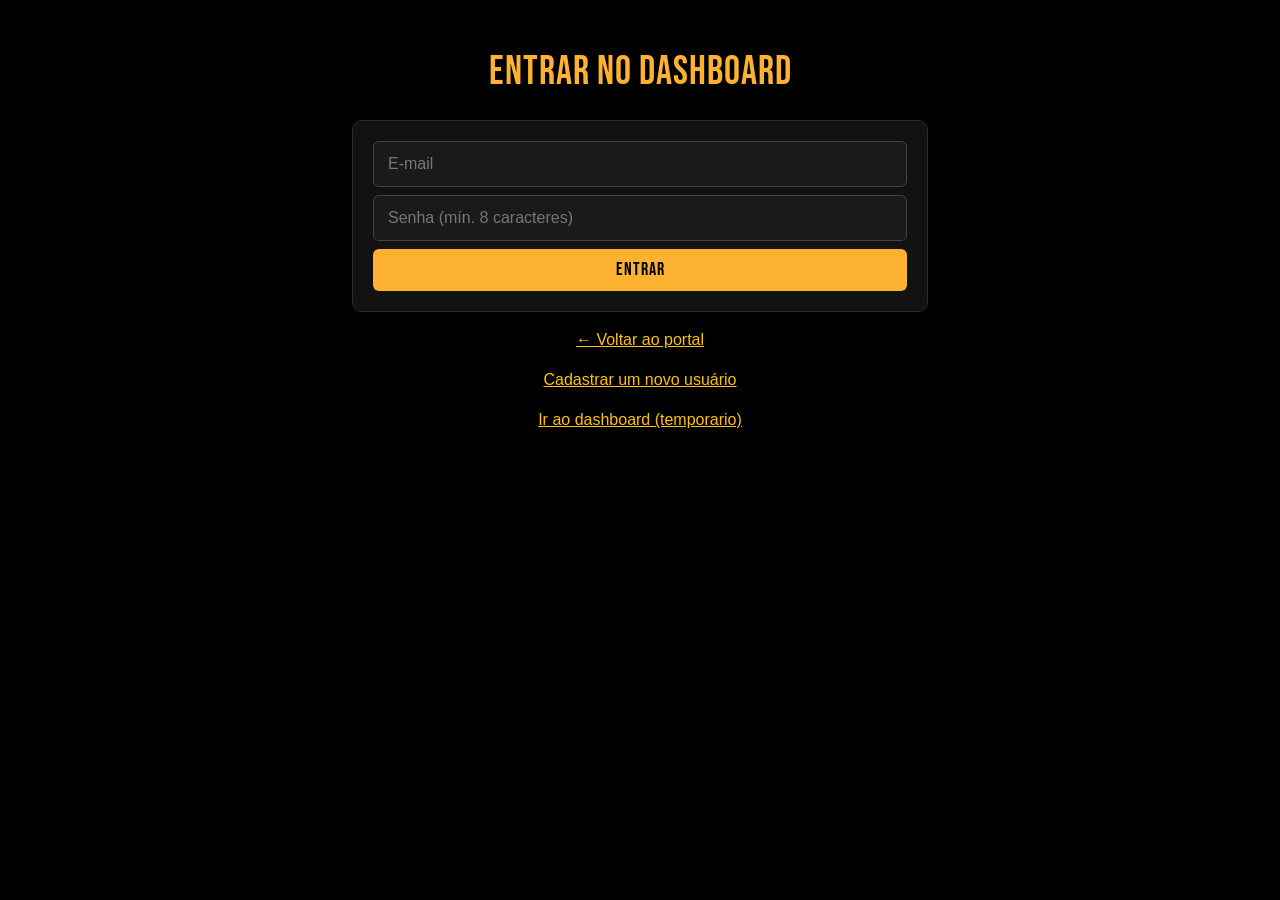
<file: login.html>
<!doctype html>
<html lang="pt-br">
<head>
  <meta charset="utf-8">
  <meta name="viewport" content="width=device-width, initial-scale=1">
  <title>Yellow Giraffe - Login</title>
  <link href="https://cdn.jsdelivr.net/npm/bootstrap@5.2.3/dist/css/bootstrap.min.css" rel="stylesheet">
  <link href="https://fonts.googleapis.com/css2?family=Bebas+Neue&display=swap" rel="stylesheet">
  <link rel="stylesheet" href="style.css">
</head>
<body>
  <div class="container my-5" style="max-width:600px">
    <h1 class="yellow-titulo text-center mb-4">ENTRAR NO DASHBOARD</h1>

    <form id="formLogin" class="form-custom">
      <input type="email"    id="email"    class="form-control mb-2" placeholder="E-mail" required>
      <input type="password" id="senha"    class="form-control mb-2" placeholder="Senha (mín. 8 caracteres)" minlength="8" required>

      <div id="msg" class="small mb-2"></div>
      <button class="btn btn-yellow w-100 py-2" type="submit">ENTRAR</button>
    </form>

    <p class="text-center mt-3"><a href="index.html" class="text-warning">← Voltar ao portal</a></p>
    <p class="text-center mt-3"><a href="cadastro.html" class="text-warning">Cadastrar um novo usuário</a></p>
    <p class="text-center mt-3"><a href="dashboard.html" class="text-warning">Ir ao dashboard (temporario)</a></p>
  </div>

  <script src="login.js"></script>
</body>
</html>
</file>
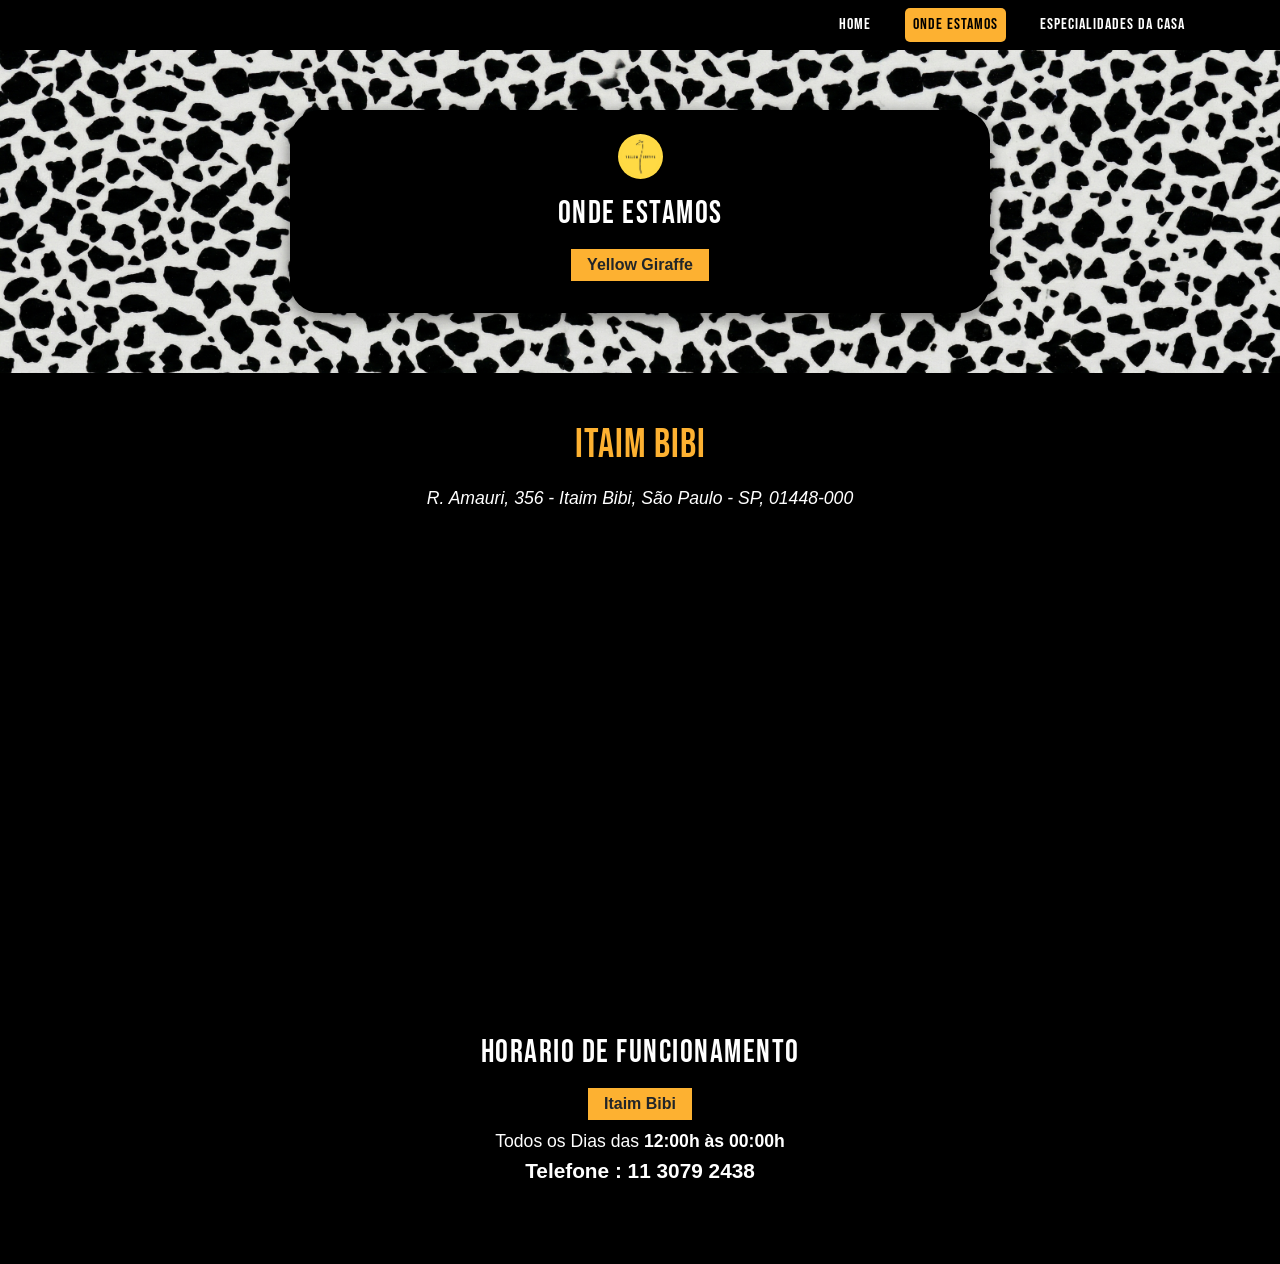
<file: ondeEstamos.html>
<!DOCTYPE html>
<html lang="pt-br">
<head>
    <meta charset="UTF-8">
    <meta name="viewport" content="width=device-width, initial-scale=1.0">
    <title>Onde Estamos</title>

    <!-- --------------------------------------------LINKS DOS BOOTSTRAP-------------------------------------------- -->

    <link href="https://cdn.jsdelivr.net/npm/bootstrap@5.2.3/dist/css/bootstrap.min.css" rel="stylesheet" integrity="sha384-rbsA2VBKQhggwzxH7pPCaAqO46MgnOM80zW1RWuH61DGLwZJEdK2Kadq2F9CUG65" crossorigin="anonymous">
    <script src="https://cdn.jsdelivr.net/npm/@popperjs/core@2.11.6/dist/umd/popper.min.js" integrity="sha384-oBqDVmMz9ATKxIep9tiCxS/Z9fNfEXiDAYTujMAeBAsjFuCZSmKbSSUnQlmh/jp3" crossorigin="anonymous"></script>
    <script src="https://cdn.jsdelivr.net/npm/bootstrap@5.2.3/dist/js/bootstrap.min.js" integrity="sha384-cuYeSxntonz0PPNlHhBs68uyIAVpIIOZZ5JqeqvYYIcEL727kskC66kF92t6Xl2V" crossorigin="anonymous"></script>

    <!-- ----------------------------------------------------------------------------------------------------------- -->

    <link rel="stylesheet" href="style.css">
    <link rel="preconnect" href="https://fonts.googleapis.com">
    <link rel="preconnect" href="https://fonts.gstatic.com" crossorigin>
    <link href="https://fonts.googleapis.com/css2?family=Bebas+Neue&display=swap" rel="stylesheet">

    <link rel="icon" type="image/x-icon" href="yellowgiraffelogo.jpg">
</head>
<body>
    <script src="https://cdn.jsdelivr.net/npm/bootstrap@5.2.3/dist/js/bootstrap.bundle.min.js" integrity="sha384-kenU1KFdBIe4zVF0s0G1M5b4hcpxyD9F7jL+jjXkk+Q2h455rYXK/7HAuoJl+0I4" crossorigin="anonymous"></script>

    <!-- --------------------------------------------   NAVBAR   -------------------------------------------- -->

    <nav class="navbar navbar-expand-lg bg-transparent navbar-dark pt-2 px-4"> 
  <div class="container">

    <a class="navbar-brand" href="#"></a>

    <button class="navbar-toggler" type="button" data-bs-toggle="collapse" data-bs-target="#navbarNav" aria-controls="navbarNav" aria-expanded="false" aria-label="Toggle navigation">
      <span class="navbar-toggler-icon"></span>
    </button>
    <div class="collapse navbar-collapse" id="navbarNav">
      <ul class="navbar-nav ms-auto align-items-center gap-3">
        <li class="nav-item">
          <a class="nav-link" aria-current="page" href="index.html">HOME</a>
        </li>
        <li class="nav-item">
          <a class="nav-link active" href="#">ONDE ESTAMOS </a>
        </li>
        <li class="nav-item">
          <a class="nav-link" href="principaisOp.html">ESPECIALIDADES DA CASA</a>
        </li>
      </ul>
    </div>
  </div>
</nav>

<!-- ----------------------------------------------------------------------------------------------------------- -->
 

<div class="container-fluid px-0 mb-5 banner-manchas">
  <div class="container bg-black p-4 p-md-4 text-center caixa-info" style="border-radius: 30px;">
  <img src="./imgs/yellowgiraffelogo.jpg" alt="Instagram" width="45" class="mb-3 rounded-circle">
  <h4 class="text-white mb-3 titulo-delivery">ONDE ESTAMOS</h4>
  <span class="text-dark fw-bold px-3 py-1 mb-2 d-inline-block selo-itaimbibi">Yellow Giraffe</span>
  </div>
</div>

<div class="container text-center my-5">
  <h2 class="yellow-titulo">ITAIM BIBI</h2>
  <p class="yellow-text mt-3">R. Amauri, 356 - Itaim Bibi, São Paulo - SP, 01448-000</p>
</div>

<div style="display: flex; justify-content: center; align-items: center; min-height: 25vh;">
    <iframe src="https://www.google.com/maps/embed?pb=!1m18!1m12!1m3!1d3656.6359166887587!2d-46.68379110000001!3d-23.5815162!2m3!1f0!2f0!3f0!3m2!1i1024!2i768!4f13.1!3m3!1m2!1s0x94ce57697498bd77%3A0xf6b01e39309b47cb!2sYellow%20Giraffe!5e0!3m2!1spt-BR!2sbr!4v1775920812427!5m2!1spt-BR!2sbr" width="600" height="450" style="border:0;" allowfullscreen="" loading="lazy" referrerpolicy="no-referrer-when-downgrade"></iframe>
</div>

<div class="container-fluid px-0 mb-5">
  <div class="container bg-black p-4 p-md-4 text-center caixa-info" style="border-radius: 30px;">
  <h4 class="text-white mb-3 titulo-delivery">Horario de funcionamento</h4>
  <span class="text-dark fw-bold px-3 py-1 mb-2 d-inline-block selo-itaimbibi">Itaim Bibi</span>
  <p class="text-white mb-1 texto-horario">Todos os Dias das <span class="fw-bold">12:00h às 00:00h</span></p>
  <h5 class="text-white fw-bold texto-telefone">Telefone : 11 3079 2438</h5>
</div>
</div>

</body>
</html>
</file>
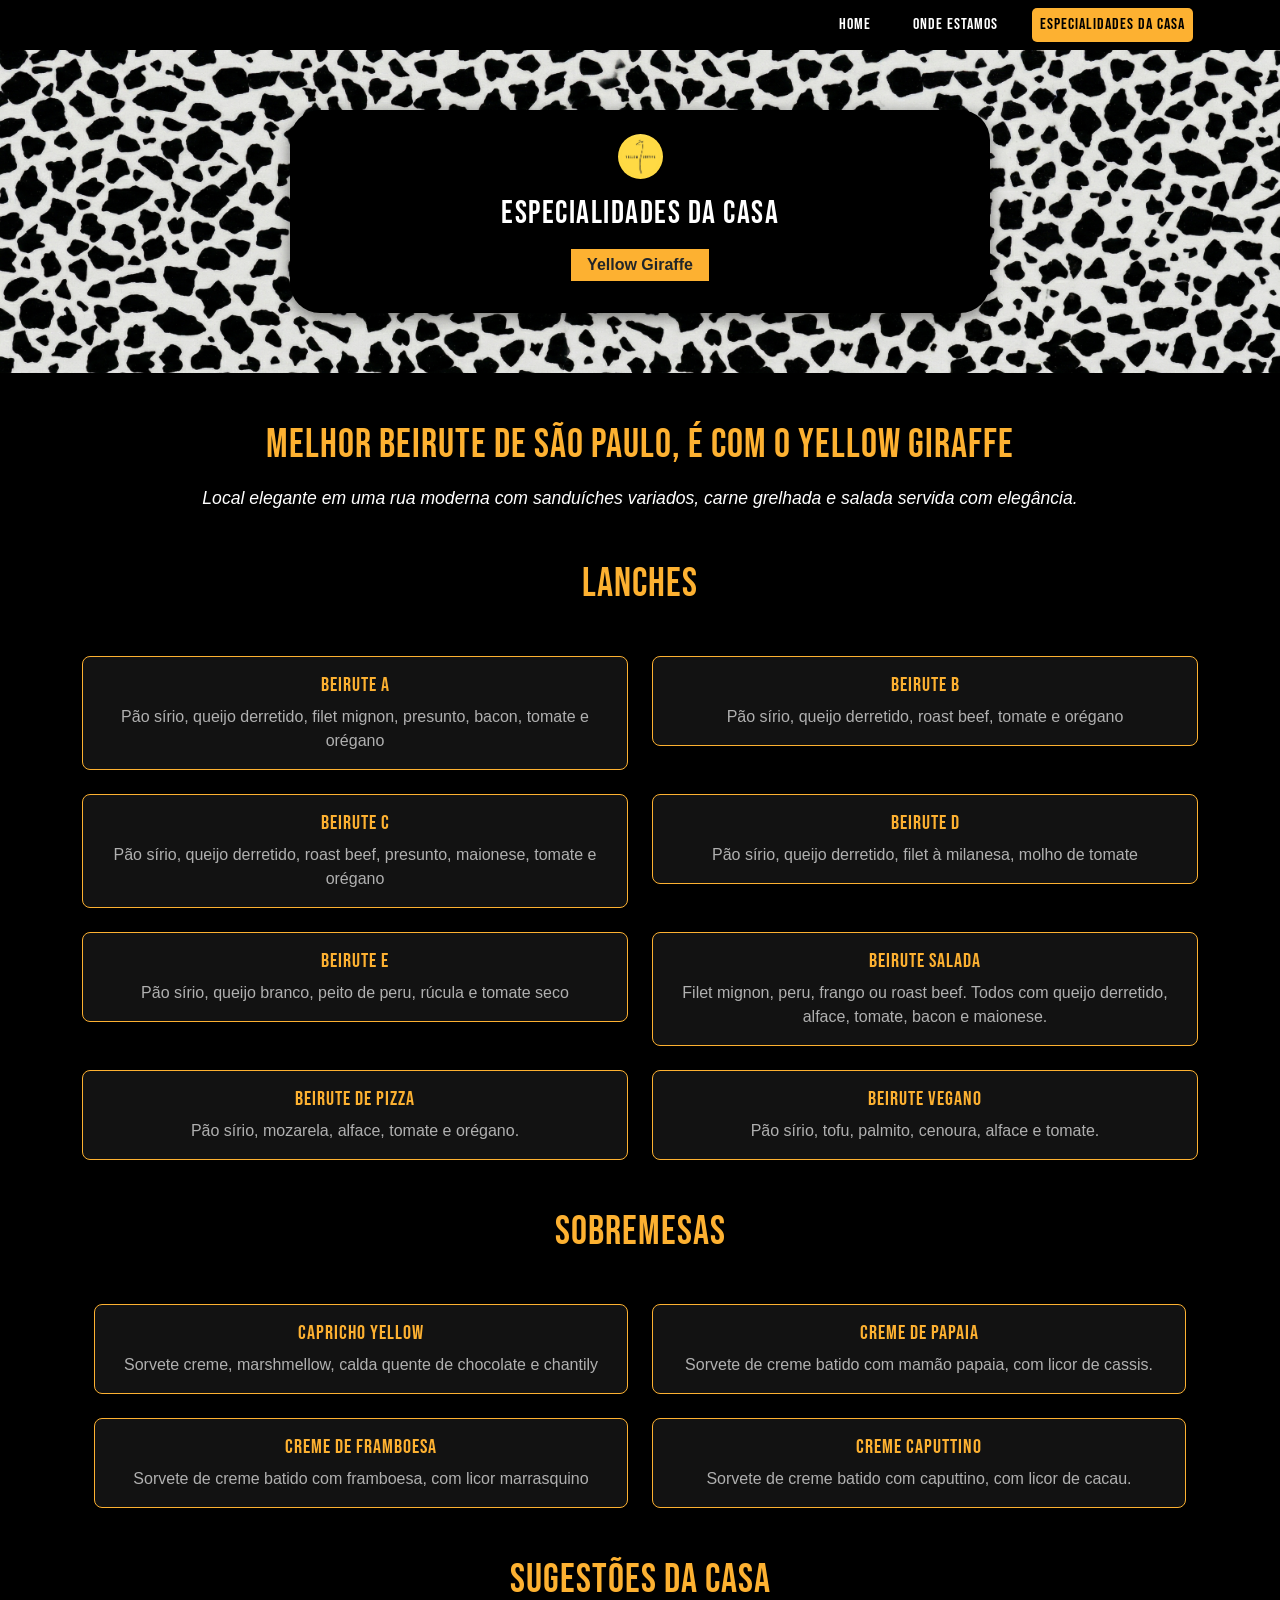
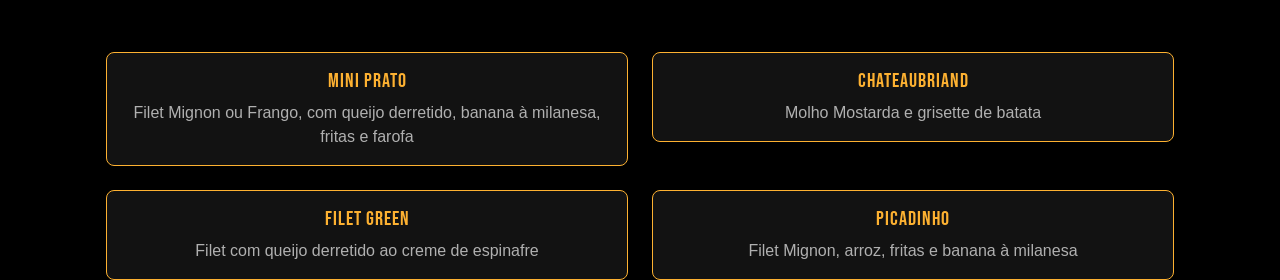
<file: principaisOp.html>
<!DOCTYPE html>
<html lang="pt-br">
<head>
    <meta charset="UTF-8">
    <meta name="viewport" content="width=device-width, initial-scale=1.0">
    <title>Especialidades da Casa</title>

    <!-- --------------------------------------------LINKS DOS BOOTSTRAP-------------------------------------------- -->

    <link href="https://cdn.jsdelivr.net/npm/bootstrap@5.2.3/dist/css/bootstrap.min.css" rel="stylesheet" integrity="sha384-rbsA2VBKQhggwzxH7pPCaAqO46MgnOM80zW1RWuH61DGLwZJEdK2Kadq2F9CUG65" crossorigin="anonymous">

    <script src="https://cdn.jsdelivr.net/npm/@popperjs/core@2.11.6/dist/umd/popper.min.js" integrity="sha384-oBqDVmMz9ATKxIep9tiCxS/Z9fNfEXiDAYTujMAeBAsjFuCZSmKbSSUnQlmh/jp3" crossorigin="anonymous"></script>
    <script src="https://cdn.jsdelivr.net/npm/bootstrap@5.2.3/dist/js/bootstrap.min.js" integrity="sha384-cuYeSxntonz0PPNlHhBs68uyIAVpIIOZZ5JqeqvYYIcEL727kskC66kF92t6Xl2V" crossorigin="anonymous"></script>

    <!-- ----------------------------------------------------------------------------------------------------------- -->

    <link rel="stylesheet" href="style.css">
    <link rel="preconnect" href="https://fonts.googleapis.com">
    <link rel="preconnect" href="https://fonts.gstatic.com" crossorigin>
    <link href="https://fonts.googleapis.com/css2?family=Bebas+Neue&display=swap" rel="stylesheet">

    <link rel="icon" type="image/x-icon" href="yellowgiraffelogo.jpg">

</head>
<body>
    <script src="https://cdn.jsdelivr.net/npm/bootstrap@5.2.3/dist/js/bootstrap.bundle.min.js" integrity="sha384-kenU1KFdBIe4zVF0s0G1M5b4hcpxyD9F7jL+jjXkk+Q2h455rYXK/7HAuoJl+0I4" crossorigin="anonymous"></script>
   
    <!-- --------------------------------------------  NAVBAR  -------------------------------------------- -->

<nav class="navbar navbar-expand-lg bg-transparent navbar-dark pt-2 px-4"> 
  <div class="container">

    <a class="navbar-brand" href="#"></a>

    <button class="navbar-toggler" type="button" data-bs-toggle="collapse" data-bs-target="#navbarNav" aria-controls="navbarNav" aria-expanded="false" aria-label="Toggle navigation">
      <span class="navbar-toggler-icon"></span>
    </button>
    <div class="collapse navbar-collapse" id="navbarNav">
      <ul class="navbar-nav ms-auto align-items-center gap-3">
        <li class="nav-item">
          <a class="nav-link" aria-current="page" href="index.html">HOME</a>
        </li>
        <li class="nav-item">
          <a class="nav-link" href="ondeEstamos.html">ONDE ESTAMOS </a>
        </li>
        <li class="nav-item">
          <a class="nav-link active" href="principaisOp.html">ESPECIALIDADES DA CASA</a>
        </li>
      </ul>
    </div>
  </div>
</nav>

<!-- ----------------------------------------------------------------------------------------------------------- -->

<div class="container-fluid px-0 mb-5 banner-manchas">
  <div class="container bg-black p-4 p-md-4 text-center caixa-info" style="border-radius: 30px;">
  <img src="./imgs/yellowgiraffelogo.jpg" alt="Instagram" width="45" class="mb-3 rounded-circle">
  <h4 class="text-white mb-3 titulo-delivery">ESPECIALIDADES DA CASA</h4>
  <span class="text-dark fw-bold px-3 py-1 mb-2 d-inline-block selo-itaimbibi">Yellow Giraffe</span>
  </div>
</div>

<div class="container text-center my-5">
  <h2 class="yellow-titulo">MELHOR BEIRUTE DE SÃO PAULO, É COM O YELLOW GIRAFFE</h2>
  <p class="yellow-text mt-3">Local elegante em uma rua moderna com sanduíches variados, carne grelhada e salada servida com elegância.</p>
</div>


<div class="container text-center my-5">
  <h2 class="yellow-titulo">LANCHES</h2>
</div>

<!-- --------------------------------------------  CARDS  -------------------------------------------- -->

<div class="container mt-5">

  <div class="row justify-content-center g-4"> 
    
    <div class="col-md-6">
      <div class="card card-dark-custom">
        <div class="card-body text-center">
          <h5 class="card-title">Beirute A</h5>
          <p class="card-text">Pão sírio, queijo derretido, filet mignon, presunto, bacon, tomate e orégano</p>
        </div>
      </div>
    </div>
    
    <div class="col-md-6">
      <div class="card card-dark-custom">
        <div class="card-body text-center">
          <h5 class="card-title">Beirute B</h5>
          <p class="card-text">Pão sírio, queijo derretido, roast beef, tomate e orégano</p>
        </div>
      </div>
    </div>

    <div class="col-md-6">
      <div class="card card-dark-custom">
        <div class="card-body text-center">
          <h5 class="card-title">Beirute C</h5>
          <p class="card-text">Pão sírio, queijo derretido, roast beef, presunto, maionese, tomate e orégano</p>
        </div>
      </div>
    </div>

    <div class="col-md-6">
      <div class="card card-dark-custom">
        <div class="card-body text-center">
          <h5 class="card-title">Beirute D</h5>
          <p class="card-text">Pão sírio, queijo derretido, filet à milanesa, molho de tomate</p>
        </div>
      </div>
    </div>

    <div class="col-md-6">
      <div class="card card-dark-custom">
        <div class="card-body text-center">
          <h5 class="card-title">Beirute E</h5>
          <p class="card-text">Pão sírio, queijo branco, peito de peru, rúcula e tomate seco</p>
        </div>
      </div>
    </div>

    <div class="col-md-6">
      <div class="card card-dark-custom">
        <div class="card-body text-center">
          <h5 class="card-title">Beirute Salada</h5>
          <p class="card-text">Filet mignon, peru, frango ou roast beef. Todos com queijo derretido, alface, tomate, bacon e maionese.</p>
        </div>
      </div>
    </div>

    <div class="col-md-6">
      <div class="card card-dark-custom">
        <div class="card-body text-center">
          <h5 class="card-title">Beirute de Pizza</h5>
          <p class="card-text">Pão sírio, mozarela, alface, tomate e orégano.</p>
        </div>
      </div>
    </div>

    <div class="col-md-6">
      <div class="card card-dark-custom">
        <div class="card-body text-center">
          <h5 class="card-title">Beirute Vegano</h5>
          <p class="card-text">Pão sírio, tofu, palmito, cenoura, alface e tomate.</p>
        </div>
      </div>
    </div>

</div>

<!-- ----------------------------------------------------------------------------------------------------------- -->

<div class="container text-center my-5">
  <h2 class="yellow-titulo">SOBREMESAS</h2>
</div>

<!-- --------------------------------------------  CARDS  -------------------------------------------- -->

<div class="container mt-5">

  <div class="row justify-content-center g-4"> 
    
    <div class="col-md-6">
      <div class="card card-dark-custom">
        <div class="card-body text-center">
          <h5 class="card-title">Capricho Yellow</h5>
          <p class="card-text">Sorvete creme, marshmellow, calda quente de chocolate e chantily</p>
        </div>
      </div>
    </div>
    
    <div class="col-md-6">
      <div class="card card-dark-custom">
        <div class="card-body text-center">
          <h5 class="card-title">Creme de Papaia</h5>
          <p class="card-text">Sorvete de creme batido com mamão papaia, com licor de cassis.</p>
        </div>
      </div>
    </div>

    <div class="col-md-6">
      <div class="card card-dark-custom">
        <div class="card-body text-center">
          <h5 class="card-title">Creme de Framboesa</h5>
          <p class="card-text">Sorvete de creme batido com framboesa, com licor marrasquino</p>
        </div>
      </div>
    </div>

    <div class="col-md-6">
      <div class="card card-dark-custom">
        <div class="card-body text-center">
          <h5 class="card-title">Creme Caputtino</h5>
          <p class="card-text">Sorvete de creme batido com caputtino, com licor de cacau.</p>
        </div>
      </div>
    </div>

</div>

<!-- ----------------------------------------------------------------------------------------------------------- -->

<div class="container text-center my-5">
  <h2 class="yellow-titulo">SUGESTÕES DA CASA</h2>
</div>

<!-- --------------------------------------------  CARDS  -------------------------------------------- -->

<div class="container mt-5">

  <div class="row justify-content-center g-4"> 
    
    <div class="col-md-6">
      <div class="card card-dark-custom">
        <div class="card-body text-center">
          <h5 class="card-title">Mini Prato</h5>
          <p class="card-text">Filet Mignon ou Frango, com queijo derretido, banana à milanesa, fritas e farofa</p>
        </div>
      </div>
    </div>
    
    <div class="col-md-6">
      <div class="card card-dark-custom">
        <div class="card-body text-center">
          <h5 class="card-title">Chateaubriand</h5>
          <p class="card-text">Molho Mostarda e grisette de batata</p>
        </div>
      </div>
    </div>

    <div class="col-md-6">
      <div class="card card-dark-custom">
        <div class="card-body text-center">
          <h5 class="card-title">Filet Green</h5>
          <p class="card-text">Filet com queijo derretido ao creme de espinafre</p>
        </div>
      </div>
    </div>

    <div class="col-md-6">
      <div class="card card-dark-custom">
        <div class="card-body text-center">
          <h5 class="card-title">Picadinho</h5>
          <p class="card-text">Filet Mignon, arroz, fritas e banana à milanesa</p>
        </div>
      </div>
    </div>

  </div>
</div>

<!-- ----------------------------------------------------------------------------------------------------------- -->

</body>
</html>
</file>
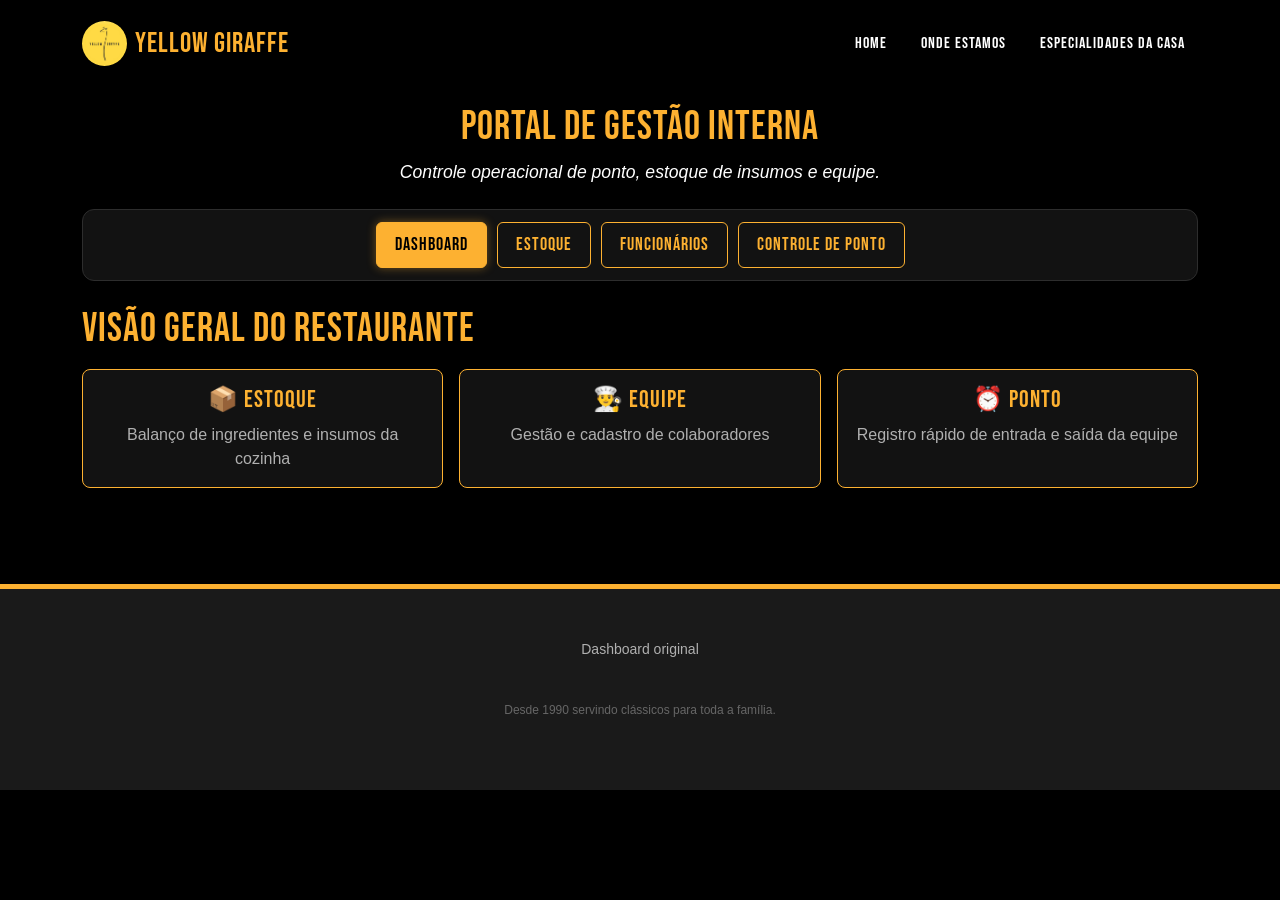
<file: vini.html>
<!doctype html>
<html lang="pt-br">
<head>
    <meta charset="utf-8">
    <meta name="viewport" content="width=device-width, initial-scale=1">
    <title>Yellow Giraffe - Área do Funcionário</title>

    <!-- BOOTSTRAP 5.2.3 -->
    <link href="https://cdn.jsdelivr.net/npm/bootstrap@5.2.3/dist/css/bootstrap.min.css" rel="stylesheet">

    <!-- FONTES E ESTILOS -->
    <link rel="preconnect" href="https://fonts.googleapis.com">
    <link rel="preconnect" href="https://fonts.gstatic.com" crossorigin>
    <link href="https://fonts.googleapis.com/css2?family=Bebas+Neue&display=swap" rel="stylesheet">
    <link rel="stylesheet" href="style.css">

    <link rel="icon" type="image/x-icon" href="yellowgiraffelogo.jpg">
</head>
<body>

    <!-- NAVBAR -->
    <nav class="navbar navbar-expand-lg bg-transparent navbar-dark pt-3 px-4"> 
        <div class="container">
            <a class="navbar-brand d-flex align-items-center gap-2" href="index.html">
                <img src="./imgs/yellowgiraffelogo.jpg" alt="Logo" width="45" height="45" class="rounded-circle">
                <span class="yellow-titulo fs-3">YELLOW GIRAFFE</span>
            </a>

            <button class="navbar-toggler" type="button" data-bs-toggle="collapse" data-bs-target="#navbarNav">
                <span class="navbar-toggler-icon"></span>
            </button>
            <div class="collapse navbar-collapse" id="navbarNav">
                <ul class="navbar-nav ms-auto align-items-center gap-2">
                    <li class="nav-item">
                        <a class="nav-link" href="index.html">HOME</a>
                    </li>
                    <li class="nav-item">
                        <a class="nav-link" href="ondeEstamos.html">ONDE ESTAMOS</a>
                    </li>
                    <li class="nav-item">
                        <a class="nav-link" href="principaisOp.html">ESPECIALIDADES DA CASA</a>
                    </li>
                </ul>
            </div>
        </div>
    </nav>

    <!-- HEADER DO PORTAL -->
    <div class="container text-center my-4">
        <h1 class="yellow-titulo display-4">PORTAL DE GESTÃO INTERNA</h1>
        <p class="yellow-text">Controle operacional de ponto, estoque de insumos e equipe.</p>
    </div>

    <!-- ABAS DE NAVEGAÇÃO INTERNA -->
    <div class="container mb-4">
        <div class="portal-tabs">
            <button class="portal-tab-btn active" onclick="mostrarTela('dashboard', this)">DASHBOARD</button>
            <button class="portal-tab-btn" onclick="mostrarTela('estoque', this)">ESTOQUE</button>
            <button class="portal-tab-btn" onclick="mostrarTela('funcionarios', this)">FUNCIONÁRIOS</button>
            <button class="portal-tab-btn" onclick="mostrarTela('controle', this)">CONTROLE DE PONTO</button>
        </div>
    </div>

    <!-- CONTEÚDO DAS TELAS -->
    <div class="container mb-5 pb-5">

        <!-- TELA: DASHBOARD -->
        <div id="dashboard" class="portal-tela ativa">
            <h3 class="yellow-titulo mb-3">VISÃO GERAL DO RESTAURANTE</h3>
            <div class="row g-3">

                <div class="col-md-4 col-sm-6">
                    <div class="card card-dark-custom p-3 text-center h-100 cursor-pointer" onclick="selecionarAba('estoque')">
                        <h4 class="card-title">📦 ESTOQUE</h4>
                        <p class="card-text mb-0">Balanço de ingredientes e insumos da cozinha</p>
                    </div>
                </div>
                <div class="col-md-4 col-sm-6">
                    <div class="card card-dark-custom p-3 text-center h-100 cursor-pointer" onclick="selecionarAba('funcionarios')">
                        <h4 class="card-title">👨‍🍳 EQUIPE</h4>
                        <p class="card-text mb-0">Gestão e cadastro de colaboradores</p>
                    </div>
                </div>

                <div class="col-md-4 col-sm-6">
                    <div class="card card-dark-custom p-3 text-center h-100 cursor-pointer" onclick="selecionarAba('controle')">
                        <h4 class="card-title">⏰ PONTO</h4>
                        <p class="card-text mb-0">Registro rápido de entrada e saída da equipe</p>
                    </div>
                </div>

            </div>
        </div>

        <!-- TELA: ESTOQUE -->
        <div id="estoque" class="portal-tela">
            <h3 class="yellow-titulo mb-3">CONTROLE DE ESTOQUE</h3>

            <!-- Indicadores -->
            <div class="row g-3 mb-4">
                <div class="col-md-4">
                    <div class="card card-dark-custom p-3 text-center">
                        <span class="text-secondary small fw-bold">TOTAL DE PRODUTOS</span>
                        <h2 class="text-white mt-2 mb-0" id="totalProdutos">0</h2>
                    </div>
                </div>
                <div class="col-md-4">
                    <div class="card card-dark-custom p-3 text-center">
                        <span class="text-secondary small fw-bold">PRODUTOS EM BAIXA</span>
                        <h2 class="text-danger mt-2 mb-0" id="baixoEstoque">0</h2>
                    </div>
                </div>
                <div class="col-md-4">
                    <div class="card card-dark-custom p-3 text-center">
                        <span class="text-secondary small fw-bold">VALOR ESTIMADO</span>
                        <h2 class="text-warning mt-2 mb-0" id="valorTotal">R$ 0,00</h2>
                    </div>
                </div>
            </div>

            <!-- Formulário -->
            <div class="form-custom mb-4">
                <h5 class="yellow-titulo mb-3">ADICIONAR NOVO ITEM AO ESTOQUE</h5>
                <div class="row g-2">
                    <div class="col-md-4">
                        <input type="text" id="produto" class="form-control" placeholder="Nome do Produto (Ex: Pão Sírio)">
                    </div>
                    <div class="col-md-2">
                        <input type="number" id="quantidade" class="form-control" placeholder="Qtd">
                    </div>
                    <div class="col-md-3">
                        <input type="number" id="preco" class="form-control" step="0.01" placeholder="Preço Unit. (R$)">
                    </div>
                    <div class="col-md-3">
                        <select id="categoria" class="form-select">
                            <option value="">Categoria</option>
                            <option>Pães & Massas</option>
                            <option>Carnes & Queijos</option>
                            <option>Bebidas</option>
                            <option>Hortifruti</option>
                            <option>Embalagens</option>
                            <option>Outros</option>
                        </select>
                    </div>
                    <div class="col-12 mt-3">
                        <button class="btn btn-yellow w-100 py-2" onclick="adicionarProduto()">➕ CADASTRAR PRODUTO NO ESTOQUE</button>
                    </div>
                </div>
            </div>

            <!-- Tabela -->
            <div class="table-responsive">
                <table class="table table-dark-custom w-100">
                    <thead>
                        <tr>
                            <th>Produto</th>
                            <th>Categoria</th>
                            <th>Qtd</th>
                            <th>Preço Unit.</th>
                            <th>Subtotal</th>
                            <th>Status</th>
                            <th>Ações</th>
                        </tr>
                    </thead>
                    <tbody id="tabelaProdutos"></tbody>
                </table>
            </div>
        </div>

        <!-- TELA: CONTROLE DE PONTO -->
        <div id="controle" class="portal-tela">
            <div class="d-flex justify-content-between align-items-center flex-wrap gap-2 mb-3">
                <h3 class="yellow-titulo mb-0">CONTROLE DE PONTO ELETRÔNICO</h3>
                <div id="relogio" class="relogio-box"></div>
            </div>

            <div class="form-custom mb-4">
                <div class="row g-2">
                    <div class="col-md-6">
                        <input type="text" id="nomePonto" class="form-control" placeholder="Nome completo do funcionário">
                    </div>
                    <div class="col-md-6">
                        <input type="text" id="funcaoPonto" class="form-control" placeholder="Função / Cargo">
                    </div>
                    <div class="col-md-6 mt-3">
                        <button class="btn btn-success w-100 fw-bold py-2" onclick="registrar('entrada')">🟢 REGISTRAR ENTRADA</button>
                    </div>
                    <div class="col-md-6 mt-3">
                        <button class="btn btn-danger w-100 fw-bold py-2" onclick="registrar('saida')">🔴 REGISTRAR SAÍDA</button>
                    </div>
                </div>
            </div>

            <div class="table-responsive">
                <table class="table table-dark-custom w-100">
                    <thead>
                        <tr>
                            <th>Colaborador</th>
                            <th>Função</th>
                            <th>Data</th>
                            <th>Entrada</th>
                            <th>Saída</th>
                            <th>Horas</th>
                            <th>Ação</th>
                        </tr>
                    </thead>
                    <tbody id="tabelaPonto"></tbody>
                </table>
            </div>
        </div>

        <!-- TELA: FUNCIONÁRIOS -->
        <div id="funcionarios" class="portal-tela">
            <h3 class="yellow-titulo mb-3">EQUIPE & QUADRO DE COLABORADORES</h3>

            <div class="form-custom mb-4">
                <div class="row g-2">
                    <div class="col-md-4">
                        <input type="text" id="nomeFuncionario" class="form-control" placeholder="Nome">
                    </div>
                    <div class="col-md-3">
                        <input type="text" id="cargo" class="form-control" placeholder="Cargo">
                    </div>
                    <div class="col-md-3">
                        <input type="text" id="telefone" class="form-control" placeholder="Telefone">
                    </div>
                    <div class="col-md-2">
                        <input type="number" id="salario" class="form-control" placeholder="Salário (R$)">
                    </div>
                    <div class="col-md-4 mt-2">
                        <select id="status" class="form-select">
                            <option value="Ativo">🟢 Ativo</option>
                            <option value="Desativado">🔴 Desativado</option>
                        </select>
                    </div>
                    <div class="col-md-8 mt-2">
                        <button class="btn btn-yellow w-100 py-2" onclick="cadastrarFuncionario()">CADASTRAR FUNCIONÁRIO</button>
                    </div>
                </div>
            </div>

            <div class="table-responsive">
                <table class="table table-dark-custom w-100">
                    <thead>
                        <tr>
                            <th>Nome</th>
                            <th>Cargo</th>
                            <th>Telefone</th>
                            <th>Salário</th>
                            <th>Status</th>
                            <th>Ações</th>
                        </tr>
                    </thead>
                    <tbody id="tabelaFuncionarios"></tbody>
                </table>
            </div>
        </div>


    </div>

    <!-- RODAPÉ IDENTICO AO INDEX -->
    <footer>
        <div class="footer-links">
            <a href="viniOriginal.html">Dashboard original</a>
        </div>
        <div class="footer-bottom">
            <p class="copyright">Desde 1990 servindo clássicos para toda a família.</p>
        </div>
    </footer>

    <!-- BOOTSTRAP JS -->
    <script src="https://cdn.jsdelivr.net/npm/bootstrap@5.2.3/dist/js/bootstrap.bundle.min.js"></script>

    <!-- SCRIPTS DA APLICAÇÃO -->
    <script>
    /* NAVEGAÇÃO ENTRE TELAS */
    function mostrarTela(id, elementoBtn){
        document.querySelectorAll(".portal-tela").forEach(t => t.classList.remove("ativa"));
        document.querySelectorAll(".portal-tab-btn").forEach(b => b.classList.remove("active"));

        const tela = document.getElementById(id);
        if(tela) tela.classList.add("ativa");

        if(elementoBtn){
            elementoBtn.classList.add("active");
        }
    }

    function selecionarAba(id){
        const botoes = document.querySelectorAll(".portal-tab-btn");
        botoes.forEach(btn => {
            if(btn.getAttribute("onclick").includes(id)){
                btn.click();
            }
        });
    }

    /* RELÓGIO DIGITAL */
    function atualizarRelogio(){
        const agora = new Date();
        const data = agora.toLocaleDateString();
        const hora = agora.toLocaleTimeString();
        document.getElementById("relogio").innerText = `${data} • ${hora}`;
    }
    setInterval(atualizarRelogio, 1000);
    atualizarRelogio();

    /* =====================================================
       CONTROLE DE PONTO (PERSISTÊNCIA COMPLETA)
    ===================================================== */
    let registrosPonto = JSON.parse(localStorage.getItem("yg_ponto")) || [];

    function registrar(tipo){
        const nome = document.getElementById("nomePonto").value.trim();
        const funcao = document.getElementById("funcaoPonto").value.trim();

        if(!nome){
            alert("Informe o nome do funcionário!");
            return;
        }

        const agora = new Date();
        const dataAtual = agora.toLocaleDateString();
        const horaAtual = agora.toLocaleTimeString();

        if(tipo === "entrada"){
            registrosPonto.push({
                nome,
                funcao: funcao || "Geral",
                data: dataAtual,
                entrada: horaAtual,
                saida: "",
                total: ""
            });
        } else if(tipo === "saida"){
            let encontrado = false;
            for(let i = registrosPonto.length - 1; i >= 0; i--){
                if(registrosPonto[i].nome.toLowerCase() === nome.toLowerCase() && !registrosPonto[i].saida){
                    registrosPonto[i].saida = horaAtual;
                    registrosPonto[i].total = calcularHoras(registrosPonto[i].entrada, horaAtual);
                    encontrado = true;
                    break;
                }
            }
            if(!encontrado){
                alert("Nenhuma entrada em aberto encontrada para este funcionário.");
                return;
            }
        }

        localStorage.setItem("yg_ponto", JSON.stringify(registrosPonto));
        renderizarPonto();
    }

    function calcularHoras(entrada, saida){
        const [h1, m1, s1] = entrada.split(":").map(Number);
        const [h2, m2, s2] = saida.split(":").map(Number);
        const inicio = new Date(0, 0, 0, h1, m1, s1);
        const fim = new Date(0, 0, 0, h2, m2, s2);
        const diff = (fim - inicio) / 1000 / 60 / 60;
        return diff.toFixed(2) + "h";
    }

    function deletarPonto(index){
        registrosPonto.splice(index, 1);
        localStorage.setItem("yg_ponto", JSON.stringify(registrosPonto));
        renderizarPonto();
    }

    function renderizarPonto(){
        const tabela = document.getElementById("tabelaPonto");
        tabela.innerHTML = "";

        if(registrosPonto.length === 0){
            tabela.innerHTML = `<tr><td colspan="7" class="text-secondary py-3">Nenhum ponto registrado hoje.</td></tr>`;
            return;
        }

        registrosPonto.forEach((r, i) => {
            tabela.innerHTML += `
                <tr>
                    <td>${r.nome}</td>
                    <td>${r.funcao}</td>
                    <td>${r.data}</td>
                    <td>${r.entrada}</td>
                    <td>${r.saida || '<span class="badge bg-warning text-dark">Em aberto</span>'}</td>
                    <td>${r.total || '-'}</td>
                    <td>
                        <button class="btn btn-outline-danger btn-sm" onclick="deletarPonto(${i})">Excluir</button>
                    </td>
                </tr>
            `;
        });
    }

    /* =====================================================
       CONTROLE DE ESTOQUE
    ===================================================== */
    let estoque = JSON.parse(localStorage.getItem("yg_estoque")) || [];

    function adicionarProduto(){
        const produto = document.getElementById("produto").value.trim();
        const quantidade = document.getElementById("quantidade").value;
        const preco = document.getElementById("preco").value;
        const categoria = document.getElementById("categoria").value;

        if(!produto || !quantidade || !categoria){
            alert("Preencha todos os campos do produto!");
            return;
        }

        estoque.push({
            produto,
            quantidade: Number(quantidade),
            preco: Number(preco),
            categoria
        });

        localStorage.setItem("yg_estoque", JSON.stringify(estoque));
        limparCamposEstoque();
        renderizarEstoque();
    }

    function limparCamposEstoque(){
        document.getElementById("produto").value = "";
        document.getElementById("quantidade").value = "";
        document.getElementById("preco").value = "";
        document.getElementById("categoria").value = "";
    }

    function getBadgeStatus(qtd){
        if(qtd <= 5) return `<span class="badge-baixo">CRÍTICO</span>`;
        if(qtd <= 15) return `<span class="badge-medio">ATENÇÃO</span>`;
        return `<span class="badge-alto">OK</span>`;
    }

    function renderizarEstoque(){
        const tabela = document.getElementById("tabelaProdutos");
        tabela.innerHTML = "";

        let baixo = 0;
        let valorTotal = 0;

        if(estoque.length === 0){
            tabela.innerHTML = `<tr><td colspan="7" class="text-secondary py-3">Nenhum produto cadastrado no estoque.</td></tr>`;
        }

        estoque.forEach((item, index) => {
            if(item.quantidade <= 5) baixo++;
            const totalItem = item.quantidade * item.preco;
            valorTotal += totalItem;

            tabela.innerHTML += `
                <tr>
                    <td class="fw-bold text-start ps-3">${item.produto}</td>
                    <td>${item.categoria}</td>
                    <td>${item.quantidade}</td>
                    <td>R$ ${item.preco.toFixed(2)}</td>
                    <td>R$ ${totalItem.toFixed(2)}</td>
                    <td>${getBadgeStatus(item.quantidade)}</td>
                    <td>
                        <button class="btn btn-outline-warning btn-sm me-1" onclick="editarProduto(${index})">✏️</button>
                        <button class="btn btn-outline-danger btn-sm" onclick="deletarProduto(${index})">🗑️</button>
                    </td>
                </tr>
            `;
        });

        document.getElementById("totalProdutos").innerText = estoque.length;
        document.getElementById("baixoEstoque").innerText = baixo;
        document.getElementById("valorTotal").innerText = `R$ ${valorTotal.toFixed(2)}`;
    }

    function deletarProduto(index){
        if(confirm("Remover este item do estoque?")){
            estoque.splice(index, 1);
            localStorage.setItem("yg_estoque", JSON.stringify(estoque));
            renderizarEstoque();
        }
    }

    function editarProduto(index){
        const item = estoque[index];
        const novoNome = prompt("Nome do produto:", item.produto);
        const novaQtd = prompt("Quantidade em estoque:", item.quantidade);
        const novoPreco = prompt("Preço unitário (R$) - Opcional:", item.preco || 0);
        if(novoNome !== null && novaQtd !== null && novoPreco !== null){
            estoque[index].produto = novoNome;
            estoque[index].quantidade = Number(novaQtd);
            estoque[index].preco = novoPreco ? Number(novoPreco) : 0;
            localStorage.setItem("yg_estoque", JSON.stringify(estoque));
            renderizarEstoque();
        }
    }

    /* =====================================================
       CADASTRO DE FUNCIONÁRIOS (COM LOCALSTORAGE)
    ===================================================== */
    let funcionarios = JSON.parse(localStorage.getItem("yg_funcionarios")) || [];

    function cadastrarFuncionario(){
        const nome = document.getElementById("nomeFuncionario").value.trim();
        const cargo = document.getElementById("cargo").value.trim();
        const telefone = document.getElementById("telefone").value.trim();
        const salario = document.getElementById("salario").value;
        const status = document.getElementById("status").value;

        if(!nome || !cargo || !telefone || !salario){
            alert("Preencha todos os campos do funcionário!");
            return;
        }

        funcionarios.push({
            nome,
            cargo,
            telefone,
            salario: Number(salario),
            status
        });

        localStorage.setItem("yg_funcionarios", JSON.stringify(funcionarios));
        limparCamposFuncionario();
        renderizarFuncionarios();
    }

    function limparCamposFuncionario(){
        document.getElementById("nomeFuncionario").value = "";
        document.getElementById("cargo").value = "";
        document.getElementById("telefone").value = "";
        document.getElementById("salario").value = "";
        document.getElementById("status").value = "Ativo";
    }

    function deletarFuncionario(index){
        if(confirm("Deseja excluir este colaborador?")){
            funcionarios.splice(index, 1);
            localStorage.setItem("yg_funcionarios", JSON.stringify(funcionarios));
            renderizarFuncionarios();
        }
    }

    function renderizarFuncionarios(){
        const tabela = document.getElementById("tabelaFuncionarios");
        tabela.innerHTML = "";

        if(funcionarios.length === 0){
            tabela.innerHTML = `<tr><td colspan="6" class="text-secondary py-3">Nenhum funcionário cadastrado.</td></tr>`;
            return;
        }

        funcionarios.forEach((f, i) => {
            const badgeStatus = f.status === "Ativo" 
                ? '<span class="badge bg-success">Ativo</span>' 
                : '<span class="badge bg-secondary">Desativado</span>';

            tabela.innerHTML += `
                <tr>
                    <td class="text-start ps-3 fw-bold">${f.nome}</td>
                    <td>${f.cargo}</td>
                    <td>${f.telefone}</td>
                    <td>R$ ${f.salario.toFixed(2)}</td>
                    <td>${badgeStatus}</td>
                    <td>
                        <button class="btn btn-outline-danger btn-sm" onclick="deletarFuncionario(${i})">Excluir</button>
                    </td>
                </tr>
            `;
        });
    }

    /* INICIALIZAÇÃO */
    renderizarPonto();
    renderizarEstoque();
    renderizarFuncionarios();
    </script>
</body>
</html>
</file>
<file: style.css>
/* =====================================================
   FONTE OFICIAL GOOGLE FONTS
===================================================== */
@import url('https://fonts.googleapis.com/css2?family=Bebas+Neue&display=swap');

/* =====================================================
   ESTILOS GERAIS DO PROJETO (INDEX E PÁGINAS PRINCIPAIS)
===================================================== */
body {
    background-color: black;
    color: white;
    font-family: 'Arial', sans-serif; 
}

.navbar-nav .nav-link {
    font-family: 'Bebas Neue', sans-serif;
    font-size: 16px;
    letter-spacing: 1px;
    background-color: transparent;
    transition: background-color 0.3s ease;
    color: white;
    border-radius: 5px;
    padding: 5px 20px;
    margin: 0 5px;
}

.navbar-nav .nav-link:hover,
.navbar-nav .nav-link.active {
    background-color: #fdb131;
    color: #000 !important;
}

.yellow-titulo {
    color: #fdb131;
    font-family: 'Bebas Neue', sans-serif;
    font-size: 2.5rem;
    letter-spacing: 1px;
}

.yellow-text {
    color: #ffffff;
    font-size: 1.1rem;
    font-style: italic;
    font-weight: 300;
    line-height: 1.5;
}

/* BANNER DE MANCHAS - IMAGEM E FALLBACK GARANTIDO */
.banner-manchas {
    background-image: url('imgs/manchas.png'), url('./imgs/manchas.png');
    background-size: cover;
    background-position: center;
    background-repeat: no-repeat;
    padding: 60px 15px;
    min-height: 200px;
    width: 100%;
}

.caixa-info {
    max-width: 700px;
    box-shadow: 0px 4px 15px rgba(0, 0, 0, 0.5);
    border-radius: 30px;
}

.titulo-delivery {
    font-family: 'Bebas Neue', sans-serif;
    font-size: 2rem;
    letter-spacing: 1.5px;
}

.selo-itaimbibi {
    background-color: #fdb131;
    font-size: 1rem;
}

.texto-horario {
    font-size: 1.1rem;
}

.texto-endereco {
    font-style: italic;
    font-weight: 300;
}

.texto-telefone {
    font-size: 1.3rem;
}

.card-dark-custom {
    background-color: #121212;
    border: 1px solid #fdb131;
    border-radius: 8px;
    color: white;
    transition: transform 0.2s, box-shadow 0.2s;
}

.card-dark-custom:hover {
    transform: translateY(-4px);
    box-shadow: 0 4px 15px rgba(253, 177, 49, 0.3);
}

.card-dark-custom .card-title {
    color: #fdb131;
    font-family: 'Bebas Neue', sans-serif;
    letter-spacing: 1px;
}

.card-dark-custom .card-text {
    color: #b0b0b0;
}

footer {
    background-color: #1a1a1a; 
    border-top: 5px solid #fdb131; 
    color: #ffffff; 
    padding: 50px 0;
}

footer a {
    color: #ffcc00; 
    text-decoration: none;
}

.footer-links {
    display: flex;
    justify-content: center;
    flex-wrap: wrap;
    gap: 10px;
    margin-bottom: 20px;
}

.footer-links a {
    text-decoration: none;
    color: #b0b0b0;
    font-size: 14px;
    transition: color 0.2s ease;
}

.footer-links a:hover {
    text-decoration: underline;
    color: #fdb131;
}

.divider {
    color: #ccc;
    font-weight: lighter;
}

.footer-bottom {
    position: relative;
    display: flex;
    justify-content: center;
    align-items: center;
    min-height: 60px;
}

.copyright {
    color: #666;
    font-size: 12px;
    margin: 0;
    text-align: center;
}

.banner-manchas-deposito {
    background-image: url('imgs/manchas_deposito.png'), url('./imgs/manchas_deposito.png');
    background-size: cover;
    background-position: center;
    background-repeat: no-repeat;
    padding: 60px 15px;
}

/* =====================================================
   ESTILOS EXCLUSIVOS DO PORTAL DO FUNCIONÁRIO (VINI.HTML)
   (Prefixados para não interferir em nada do index.html)
===================================================== */
.portal-tabs {
    display: flex;
    flex-wrap: wrap;
    gap: 10px;
    justify-content: center;
    background: #121212;
    padding: 12px;
    border-radius: 12px;
    border: 1px solid #2d2d2d;
}

.portal-tab-btn {
    background: transparent;
    border: 1px solid #fdb131;
    color: #fdb131;
    font-family: 'Bebas Neue', sans-serif;
    font-size: 1.15rem;
    letter-spacing: 1px;
    padding: 8px 18px;
    border-radius: 6px;
    cursor: pointer;
    transition: all 0.25s ease;
}

.portal-tab-btn:hover,
.portal-tab-btn.active {
    background-color: #fdb131;
    color: #000;
    box-shadow: 0 0 10px rgba(253, 177, 49, 0.4);
}

.portal-tela {
    display: none;
    animation: fadeIn 0.25s ease-in-out;
}

.portal-tela.ativa {
    display: block;
}

@keyframes fadeIn {
    from { opacity: 0; transform: translateY(5px); }
    to { opacity: 1; transform: translateY(0); }
}

.form-custom {
    background-color: #121212;
    border: 1px solid #2d2d2d;
    border-radius: 10px;
    padding: 20px;
}

.form-custom .form-control,
.form-custom .form-select {
    background-color: #1a1a1a;
    border: 1px solid #444;
    color: #fff;
    padding: 10px 14px;
}

.form-custom .form-control:focus,
.form-custom .form-select:focus {
    background-color: #222;
    border-color: #fdb131;
    color: #fff;
    box-shadow: 0 0 8px rgba(253, 177, 49, 0.4);
}

.form-custom .form-control::placeholder {
    color: #777;
}

.btn-yellow {
    background-color: #fdb131;
    color: #000;
    font-family: 'Bebas Neue', sans-serif;
    letter-spacing: 1px;
    font-size: 1.1rem;
    border: none;
    transition: 0.2s;
}

.btn-yellow:hover {
    background-color: #e59d22;
    color: #000;
}

.table-dark-custom {
    background-color: #121212;
    color: #fff;
    border: 1px solid #333;
    border-radius: 8px;
    overflow: hidden;
    width: 100%;
}

.table-dark-custom thead th {
    background-color: #1f1f1f;
    color: #fdb131;
    font-family: 'Bebas Neue', sans-serif;
    font-size: 1.1rem;
    letter-spacing: 1px;
    border-bottom: 2px solid #fdb131;
    text-align: center;
    padding: 12px;
}

.table-dark-custom tbody td {
    vertical-align: middle;
    text-align: center;
    border-bottom: 1px solid #262626;
    padding: 10px;
}

.badge-baixo {
    background-color: #dc3545;
    color: white;
    padding: 4px 8px;
    border-radius: 4px;
    font-weight: bold;
    font-size: 0.85rem;
}

.badge-medio {
    background-color: #ffc107;
    color: #000;
    padding: 4px 8px;
    border-radius: 4px;
    font-weight: bold;
    font-size: 0.85rem;
}

.badge-alto {
    background-color: #198754;
    color: white;
    padding: 4px 8px;
    border-radius: 4px;
    font-weight: bold;
    font-size: 0.85rem;
}

.relogio-box {
    background-color: #121212;
    border-left: 4px solid #fdb131;
    padding: 10px 18px;
    border-radius: 6px;
    font-family: 'Bebas Neue', sans-serif;
    letter-spacing: 1.2px;
    font-size: 1.3rem;
    color: #fdb131;
    display: inline-block;
}

.cursor-pointer {
    cursor: pointer;
}
</file>
